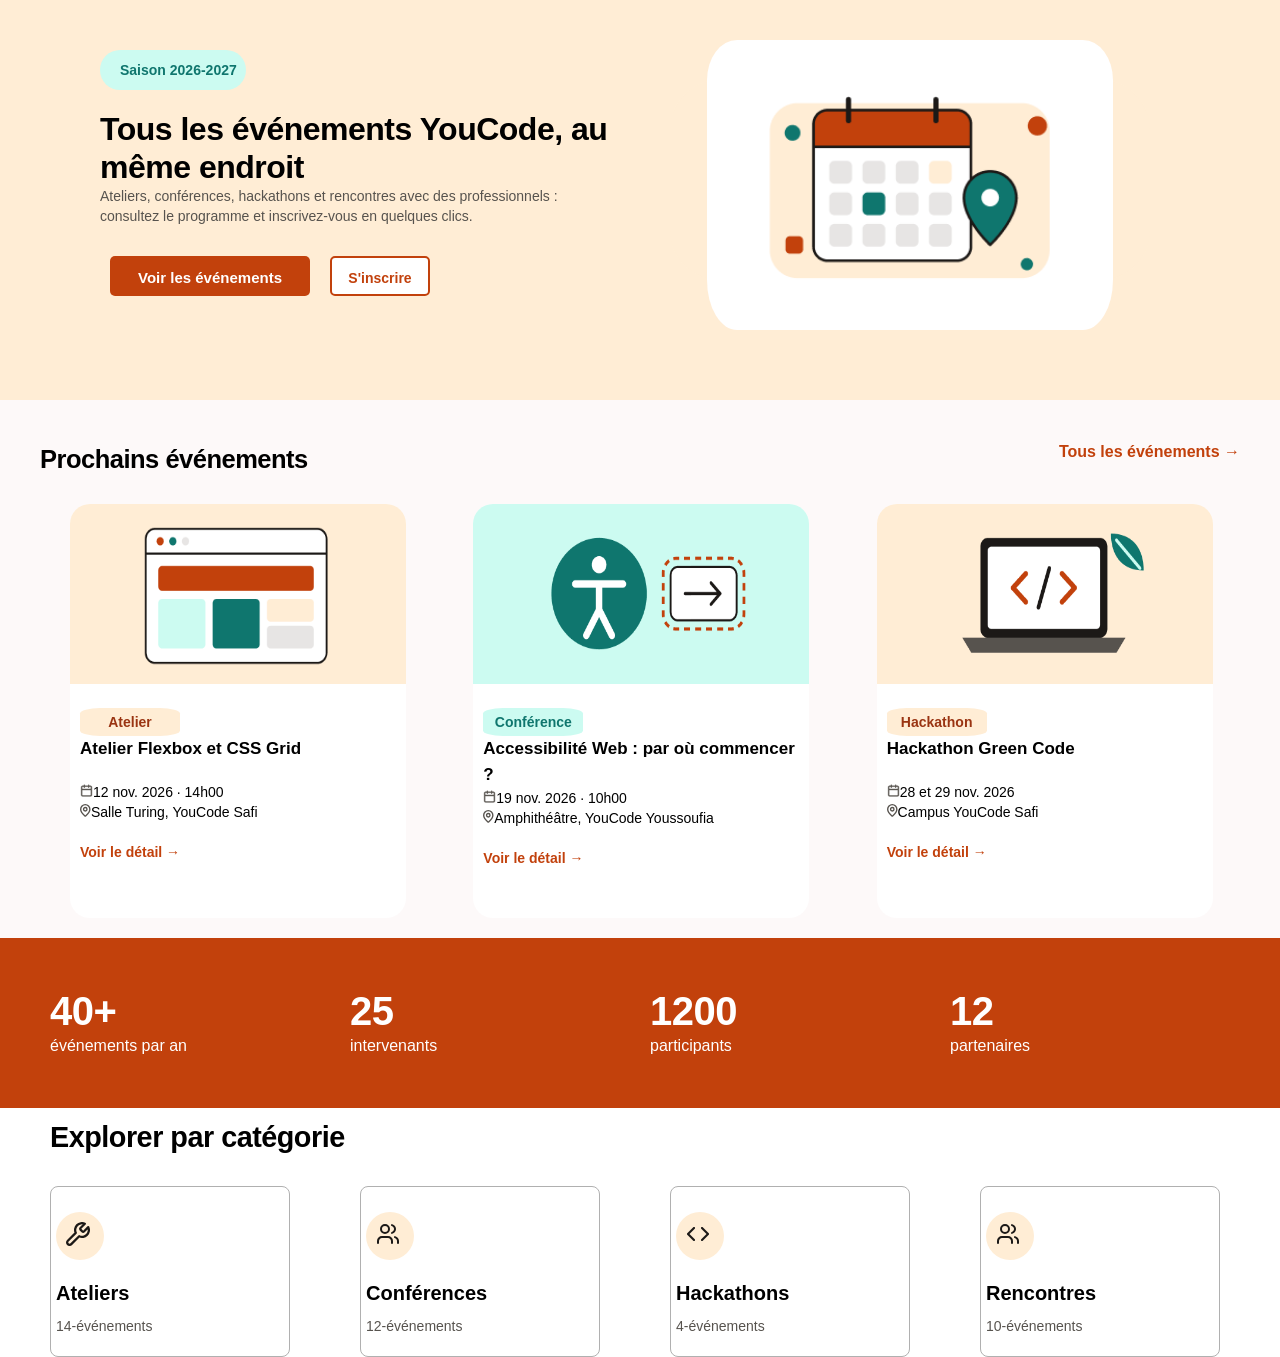
<file: index.html>
<!DOCTYPE html>
<html lang="en">

<head>
    <meta charset="UTF-8">
    <meta name="viewport" content="width=device-width, initial-scale=1.0">
    <link rel="stylesheet" href="/style/accueil1.css">
    <title>Accueil</title>
</head>

<body>

    <section class="sec1">
        <div>
           <div class="partt"> <h5 class="S67">Saison 2026-2027</h5>
            <h1 class="evenment">Tous les événements YouCode, au même endroit</h1>
            <p class="p">Ateliers, conférences, hackathons et rencontres avec des professionnels :<br /> consultez le
                programme et inscrivez-vous en quelques clics.</p></div>
            <div class="sec1-button">
                <button class="button-sec1" id="voir1">Voir les événements</button>
                <button class="button-sec1" id="inscription">S'inscrire</button>
            </div>
        </div>
        <div class="img-sec1"><img  src="/assets/Capture d’écran 2026-10-12 153353.png"></div>
    </section>
    <section class="Prochains-evenements">
        <div class="sec2-titre">

            <h2>Prochains événements</h2>
            <a href="#">Tous les événements →</a>
        </div>
        <div class="liste">
        <div class="Prochains-evenements-sec">
            <img class="img-sec3" src="/assets/Capture d’écran 2026-10-12 170658.png">
            <div class="cont">
            <span class="Atelier">Atelier</span>
            <h2 class="titre">Atelier Flexbox et CSS Grid</h2>
                <p class="logo"> <span><img src="/assets/calendar.png"></span>12 nov. 2026 · 14h00</p>
            
                <p class="logo"><span><img src="/assets/Group1.svg"></span>Salle Turing, YouCode Safi</p>
                <br>
                
                <a class="lien" href="#">Voir le détail →</a>
            </div>

        </div>
        <div class="Prochains-evenements-sec">
            <img class="img-sec3" src="/assets/Capture d’écran 2026-10-12 180844.png">
            <div class="cont">
            <span id="h5-sec2" class="Atelier">Conférence</span>
            <h2 class="titre" id="unique">Accessibilité Web : par où commencer ?</h2>
                <p class="logo"><span><img src="/assets/calendar.png"></span>19 nov. 2026 · 10h00</p>
                <p class="logo"><span><img src="/assets/Group1.svg"></span>Amphithéâtre, YouCode Youssoufia</p>
          <br>
            <a class="lien" href="#">Voir le détail →</a>
        </div>
    </div>
        <div class="Prochains-evenements-sec">
            <img class="img-sec3" src="/assets/Capture d’écran 2026-10-12 180911.png">
            <div class="cont">
                <span class="Atelier">Hackathon</span>
                <h2 class="titre">Hackathon Green Code</h2>
                <p class="logo"><span><img src="/assets/calendar.png" ></span>28 et 29 nov. 2026</p>
                <p class="logo"><span><img src="/assets/Group1.svg"></span>Campus YouCode Safi</p>
            <br>
            <a class="lien" href="#">Voir le détail →</a>
        </div></div></div>

    </section>
    <scetion class="section3">
        <div>
            <p class="num">40+</p>
            <p class="num1">événements par an</p>
        </div>
        <div>
            <p class="num">25</p>
            <p class="num1">intervenants</p>
        </div>
        <div>
            <p class="num">1200</p>
            <p class="num1">participants</p>
        </div>
        <div>
            <p class="num">12</p>
            <p class="num1">partenaires</p>
        </div>
    </scetion>
    <scetion class="num4">
      <div  class="titre4"><h1>Explorer par catégorie</h1></div>
      <div class="sec4"><div class="section4">
        <div class="sec4-img1"><img src="/assets/Group.svg" width="24" height="24"></div>
        <p class="sec4-img">Ateliers</p>
        <h6 class="pt">14-événements</h6>
      </div>
<div class="section4">
        <div ><img src="/assets/Icône.svg" width="24" height="24"></div>
        <p class="sec4-img">Conférences</p>
        <h6 class="pt">12-événements</h6>
      </div>
      <div class="section4">
        <div>
            <img src="/assets/Icône.png" width="24" height="24"></div>
        <p class="sec4-img">Hackathons</p>
        <h6 class="pt">4-événements</h6>
    </div>
      <div class="section4">
        <div><img src="/assets/Icône.svg" width="24" height="24"></div>
        <p class="sec4-img">Rencontres</p>
        <h6 class="pt">10-événements</h6>
    </div></div>
    </div>
    </scetion>
</body>

</html>
</file>
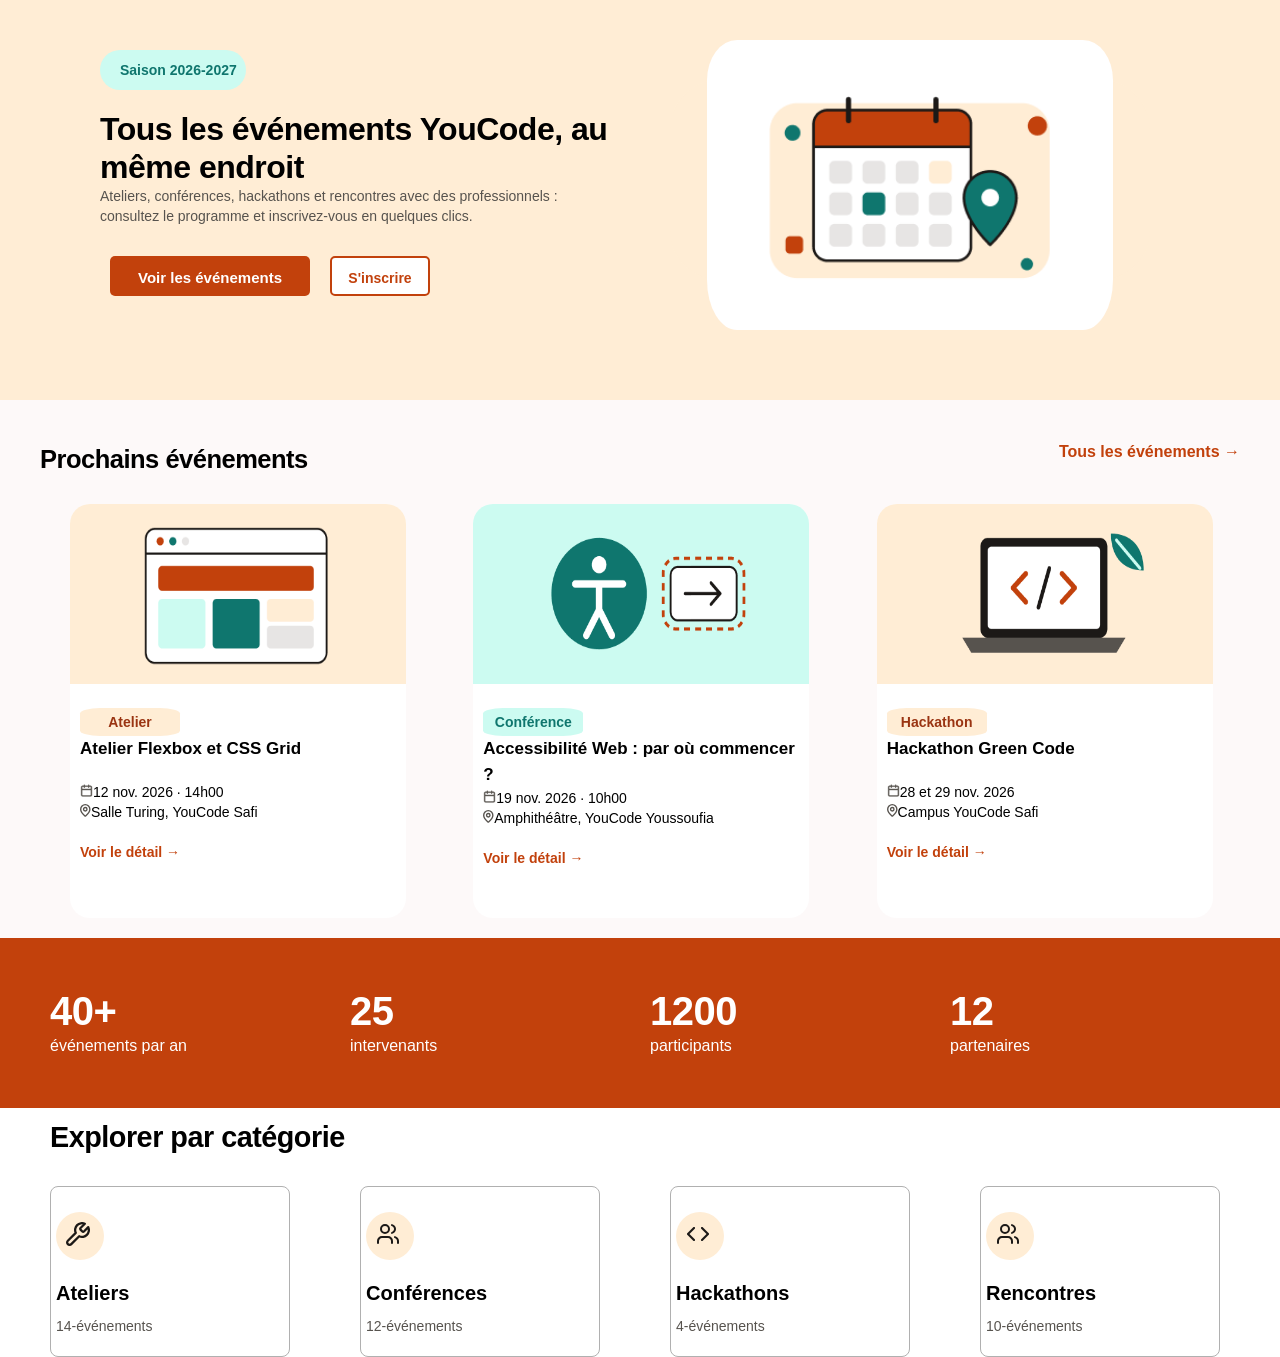
<file: Accueil.html>
<!DOCTYPE html>
<html lang="en">

<head>
    <meta charset="UTF-8">
    <meta name="viewport" content="width=device-width, initial-scale=1.0">
    <link rel="stylesheet" href="accueil1.css">
    <title>Accueil</title>
</head>

<body>

    <section class="sec1">
        <div>
           <div class="partt"> <h5 class="S67">Saison 2026-2027</h5>
            <h1 class="evenment">Tous les événements YouCode, au même endroit</h1>
            <p class="p">Ateliers, conférences, hackathons et rencontres avec des professionnels :<br /> consultez le
                programme et inscrivez-vous en quelques clics.</p></div>
            <div class="sec1-button">
                <button class="button-sec1" id="voir1">Voir les événements</button>
                <button class="button-sec1" id="inscription">S'inscrire</button>
            </div>
        </div>
        <div class="img-sec1"><img  src="Capture d’écran 2026-10-12 153353.png"></div>
    </section>
    <section class="Prochains-evenements">
        <div class="sec2-titre">

            <h2>Prochains événements</h2>
            <a href="#">Tous les événements →</a>
        </div>
        <div class="liste">
        <div class="Prochains-evenements-sec">
            <img class="img-sec3" src="Capture d’écran 2026-10-12 170658.png">
            <div class="cont">
            <span class="Atelier">Atelier</span>
            <h2 class="titre">Atelier Flexbox et CSS Grid</h2>
                <p class="logo"> <span><img src="calendar.png"></span>12 nov. 2026 · 14h00</p>
            
                <p class="logo"><span><img src="Group1.svg"></span>Salle Turing, YouCode Safi</p>
                <br>
                
                <a class="lien" href="#">Voir le détail →</a>
            </div>

        </div>
        <div class="Prochains-evenements-sec">
            <img class="img-sec3" src="Capture d’écran 2026-10-12 180844.png">
            <div class="cont">
            <span id="h5-sec2" class="Atelier">Conférence</span>
            <h2 class="titre" id="unique">Accessibilité Web : par où commencer ?</h2>
                <p class="logo"><span><img src="calendar.png"></span>19 nov. 2026 · 10h00</p>
                <p class="logo"><span><img src="Group1.svg"></span>Amphithéâtre, YouCode Youssoufia</p>
          <br>
            <a class="lien" href="#">Voir le détail →</a>
        </div>
    </div>
        <div class="Prochains-evenements-sec">
            <img class="img-sec3" src="Capture d’écran 2026-10-12 180911.png">
            <div class="cont">
                <span class="Atelier">Hackathon</span>
                <h2 class="titre">Hackathon Green Code</h2>
                <p class="logo"><span><img src="calendar.png" ></span>28 et 29 nov. 2026</p>
                <p class="logo"><span><img src="Group1.svg"></span>Campus YouCode Safi</p>
            <br>
            <a class="lien" href="#">Voir le détail →</a>
        </div></div></div>

    </section>
    <scetion class="section3">
        <div>
            <p class="num">40+</p>
            <p class="num1">événements par an</p>
        </div>
        <div>
            <p class="num">25</p>
            <p class="num1">intervenants</p>
        </div>
        <div>
            <p class="num">1200</p>
            <p class="num1">participants</p>
        </div>
        <div>
            <p class="num">12</p>
            <p class="num1">partenaires</p>
        </div>
    </scetion>
    <scetion class="num4">
      <div  class="titre4"><h1>Explorer par catégorie</h1></div>
      <div class="sec4"><div class="section4">
        <div class="sec4-img1"><img src="Group.svg" width="24" height="24"></div>
        <p class="sec4-img">Ateliers</p>
        <h6 class="pt">14-événements</h6>
      </div>
<div class="section4">
        <div ><img src="Icône.svg" width="24" height="24"></div>
        <p class="sec4-img">Conférences</p>
        <h6 class="pt">12-événements</h6>
      </div>
      <div class="section4">
        <div>
            <img src="Icône.png" width="24" height="24"></div>
        <p class="sec4-img">Hackathons</p>
        <h6 class="pt">4-événements</h6>
    </div>
      <div class="section4">
        <div><img src="Icône.svg" width="24" height="24"></div>
        <p class="sec4-img">Rencontres</p>
        <h6 class="pt">10-événements</h6>
    </div></div>
    </div>
    </scetion>
    <footer></footer>
</body>

</html>
</file>
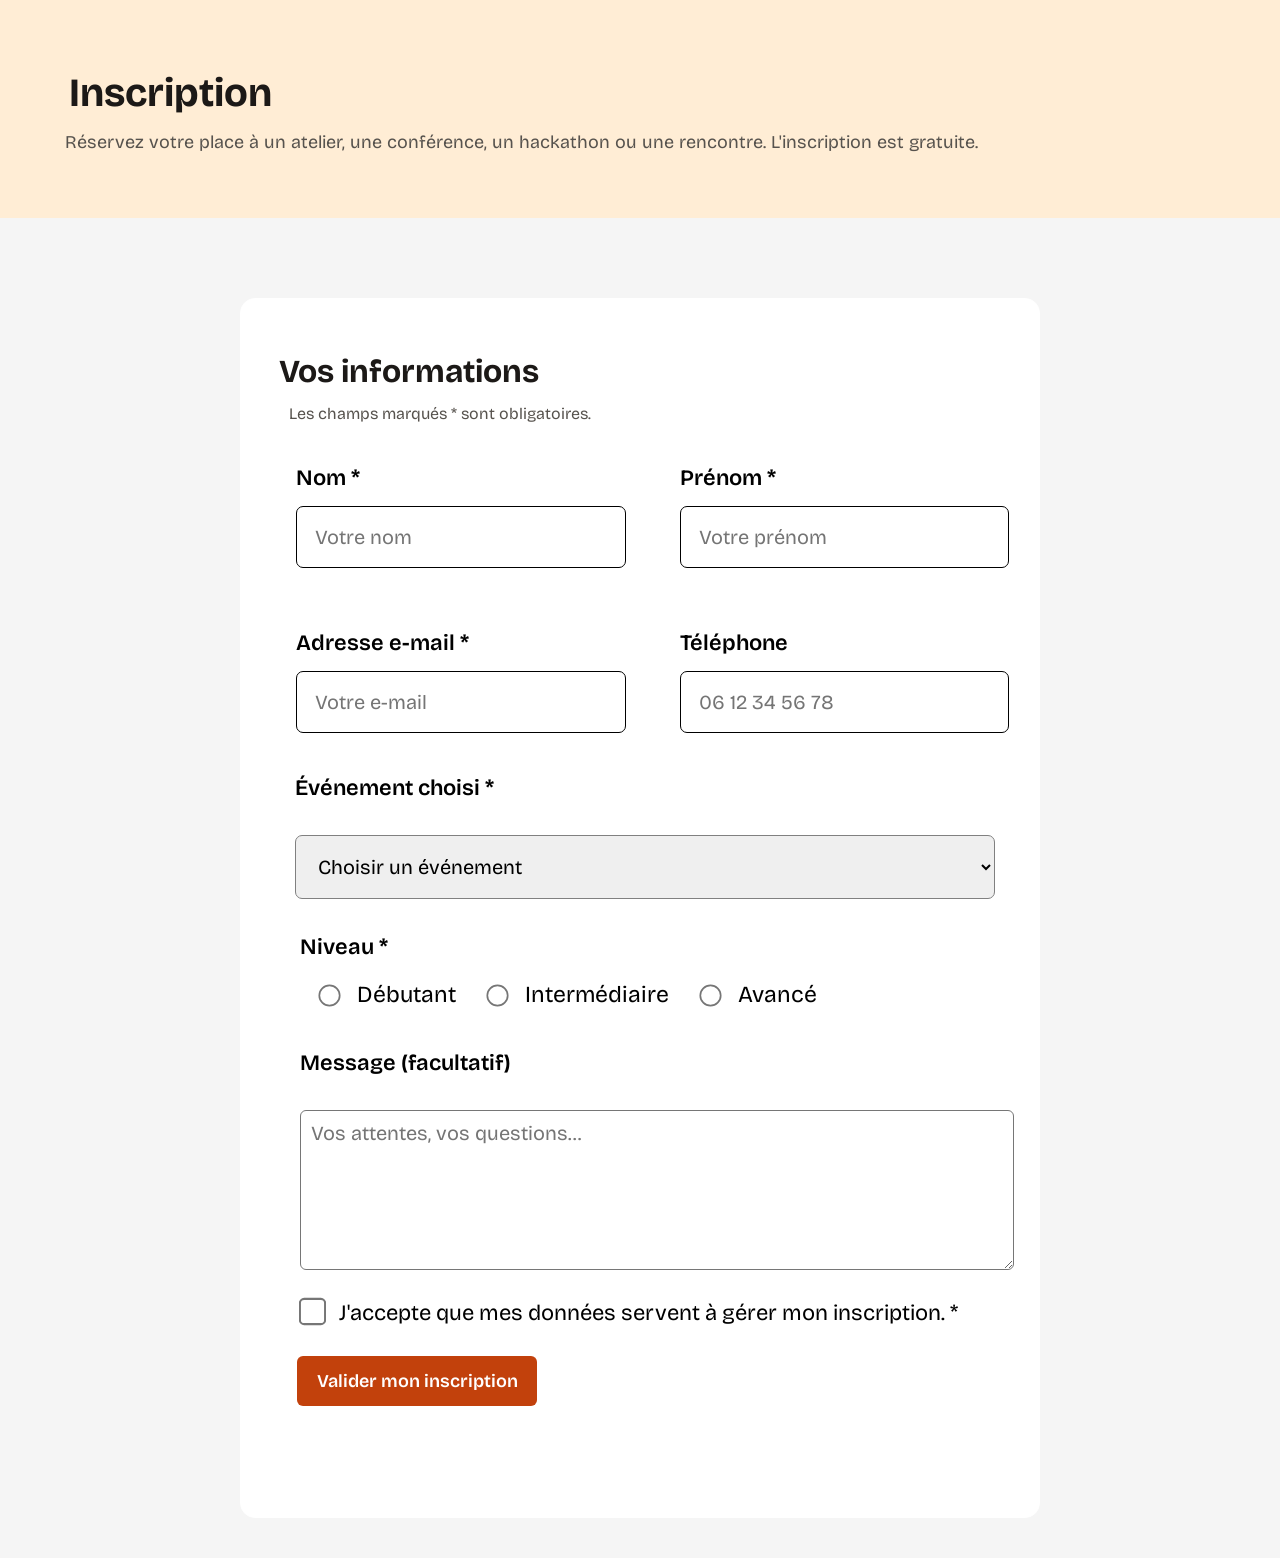
<file: insc.html>
<!DOCTYPE html>
<html lang="fr">
<head>
    <meta charset="UTF-8">
    <meta name="viewport" content="width=device-width, initial-scale=1.0">
    <title>YouCode Events - Inscription</title>
    <link rel="stylesheet" href="/style/insc.css">
    <link rel="preconnect" href="https://fonts.googleapis.com">
    <link rel="preconnect" href="https://fonts.gstatic.com" crossorigin>
    <link href="https://fonts.googleapis.com/css2?family=Bricolage+Grotesque:opsz,wght@12..96,200..800&family=Inter:ital,opsz,wght@0,14..32,100..900;1,14..32,100..900&display=swap" rel="stylesheet">
    
<body>
<main>
     <section class="ins-hero">
            <h1>Inscription</h1>
            <p>Réservez votre place à un atelier, une conférence, un hackathon ou une rencontre. L'inscription est gratuite.</p>
     </section>
   
   <form class="All">
       <div class="ins-Mapage">
            <h2>Vos informations</h2>
            <p>Les champs marqués * sont obligatoires.</p>
       </div>

     
        <div class="ins-info">
            <div class="ins-identifiants">
              <label>
                Nom *
                <input type="text"
                placeholder="Votre nom"  
                class="Input-suc" 
                 minlength="3"
                 maxlength="20"
                 required>
                 <span class="err">Erreur</span>
                 <span class="val">Champ valide</span>
                 </label>
              <!-- le min et maxlength son des proprietes donnes pour valider les info enter par lutilisateur -->
               <label>
                Prénom *
                <input type="text" 
                 placeholder="Votre prénom" 
                 class="Input-suc"   
                 minlength="3"
                 maxlength="20"
                 required>
                 <span class="err">Erreur</span>
                 <span class="val">Champ valide.</span>
                </label>
            </div>
       
          <div class="ins-identifiants">
               <label>
                Adresse e-mail *
               <input type="email" placeholder="Votre e-mail"  class="Input-suc"  required>
               <span class="err">Erreur : saisissez une adresse valide, par exemple nom@domaine.ma.</span>
               <span class="val">Champ valide.</span>
               </label>
               <label>
                Téléphone
               <input type="tel" 
               placeholder="06 12 34 56 78" 
               pattern="0[5-7][0-9]{8}"
               class="Input-suc" >
               <span class="err">Erreur : Entrez 10 chiffres, sans espaces.</span>
               <span class="val">Champ valide.</span>
               </label>
           </div>
        
        <div class="ins-Events">
            <label for="ev"> Événement choisi * </label>
            <select name="eve-select"  id="ev" class="Input-suc" required>
            <option value="">Choisir un événement</option>
            <option value="Hackathon">Hackathon Green Code</option>
            <option value="Atelier">Atelier Flexbox et CSS Grid</option>
            <option value="Atelier">Atelier Git Flow en pratique </option>
            <option value="Conférence">Accessibilité Web : par où commencer ?</option>
            <option value="Conférence">Du design au code : travailler avec Figma</option>
            <option value="Rencontre">Rencontre avec des développeurs front-end</option>
            </select>
            
        </div>
     </div>
     
      <div class="ins-Events" >
          <label for="rad"  id="nn">Niveau *   </label> 
          <div class="niv">
          <div><input type="radio" id="rad" name="niveau" required>  Débutant</div>
          <div><input type="radio" id="rad" name="niveau">  Intermédiaire</div>
          <div><input type="radio" id="rad" name="niveau">  Avancé</div>
     
      </div>
      </div>

           
       <div class="ins-Events" >
         <label id="nn">Message (facultatif) </label>
         <textarea placeholder="Vos attentes, vos questions…"></textarea>
       </div>
         
        <div class="ins-check">
            <input type="checkbox" required>
            <p> J'accepte que mes données servent à gérer mon inscription. *</p>
        </div>

        <div class="btn-v-ins">
         <input type="submit" value="Valider mon inscription"></input>
        </div>
 
     </form>
</main>






</body>
</html>
</file>
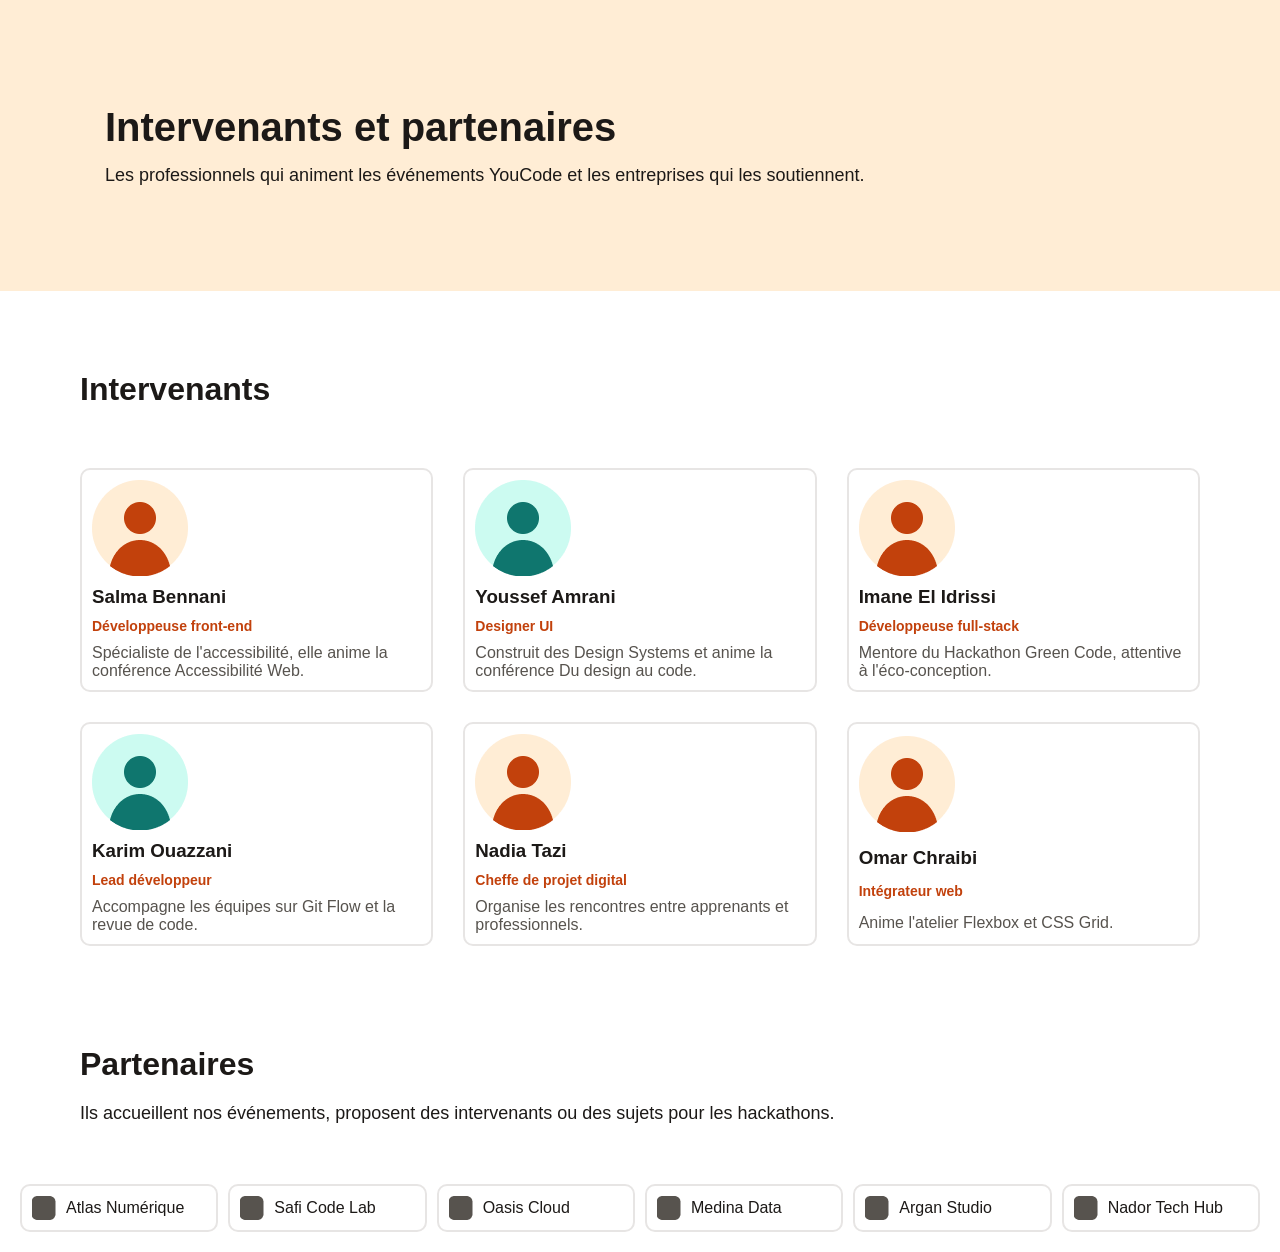
<file: Intervenants.HTML>
<!DOCTYPE html>
<html lang="en">

<head>
    <meta charset="UTF-8">
    <meta name="viewport" content="width=device-width, initial-scale=1.0">
    <link rel="stylesheet" href="/style/Intervenants.css">
    <title>Document</title>
</head>

<body>
    <section class="titre-page">
        <div class="inside-titre">
            <h1><strong>Intervenants et partenaires</strong></h1>
            <p>Les professionnels qui animent les événements YouCode et les entreprises qui les soutiennent.</p>
        </div>
    </section>
    <main>
        <section class="Intervenants">
            <div class="conteneur">
                <h2><strong>Intervenants</strong></h2>
                <article class="list-carte">
                    <div class="Inter-carte">
                        <img src="../assets/Avatar-orange.png" alt="Avatar orange">
                        <h3>Salma Bennani</h3>
                        <p class="brown-inter"> Développeuse front-end</p>
                        <p class="carte-text"> Spécialiste de l'accessibilité, elle anime la conférence Accessibilité Web. </p>
                    </div>
                    <div class="Inter-carte">
                        <img src="/assets/Avatar-green.png" alt="Avatar orange">
                        <h3>Youssef Amrani</h3>
                        <p class="brown-inter"> Designer UI</p>
                        <p class="carte-text"> Construit des Design Systems et anime la conférence Du design au code. </p>
                    </div>
                    <div class="Inter-carte">
                        <img src="/assets/Avatar-orange.png" alt="Avatar orange">
                        <h3>Imane El Idrissi</h3>
                        <p class="brown-inter"> Développeuse full-stack</p>
                        <p class="carte-text"> Mentore du Hackathon Green Code, attentive à l'éco-conception. </p>
                    </div>
                    <div class="Inter-carte">
                        <img src="/assets/Avatar-green.png" alt="Avatar orange">
                        <h3>Karim Ouazzani</h3>
                        <p class="brown-inter"> Lead développeur</p>
                        <p class="carte-text"> Accompagne les équipes sur Git Flow et la revue de code. </p>
                    </div>
                    <div class="Inter-carte">
                        <img src="/assets/Avatar-orange.png" alt="Avatar orange">
                        <h3>Nadia Tazi</h3>
                        <p class="brown-inter"> Cheffe de projet digital</p>
                        <p class="carte-text"> Organise les rencontres entre apprenants et professionnels. </p>
                    </div>
                    <div class="Inter-carte">
                        <img src="/assets/Avatar-orange.png" alt="Avatar orange">
                        <h3>Omar Chraibi</h3>
                        <p class="brown-inter"> Intégrateur web</p>
                        <p class="carte-text"> Anime l'atelier Flexbox et CSS Grid. </p>
                    </div>
                </article>
            </div>
        </section>
        <section class="Partenaires">
            <div class="conteneur">
                <div class="entet-partenaires">
                    <h2>Partenaires</h2>
                    <p>Ils accueillent nos événements, proposent des intervenants ou des sujets pour les hackathons.</p>
                </div>
                <article class="list-logos">
                    <div class="partenaires-logos">
                        <img src="/assets/Symbole.png" alt="Atlas logo">
                        <p>Atlas Numérique</p>
                    </div>
                    <div class="partenaires-logos">
                        <img src="/assets/Symbole.png" alt="SCL logo">
                        <p>Safi Code Lab</p>
                    </div>
                    <div class="partenaires-logos">
                        <img src="/assets/Symbole.png" alt="Oasis logo">
                        <p>Oasis Cloud</p>
                    </div>
                    <div class="partenaires-logos">
                        <img src="/assets/Symbole.png" alt="Medina logo">
                        <p>Medina Data</p>
                    </div>
                    <div class="partenaires-logos">
                        <img src="/assets/Symbole.png" alt="Argan logo">
                        <p>Argan Studio</p>
                    </div>
                    <div class="partenaires-logos">
                        <img src="/assets/Symbole.png" alt="NTH logo">
                        <p>Nador Tech Hub</p>
                    </div>
                </article>
            </div>
        </section>
    </main>
</body>

</html>
</file>
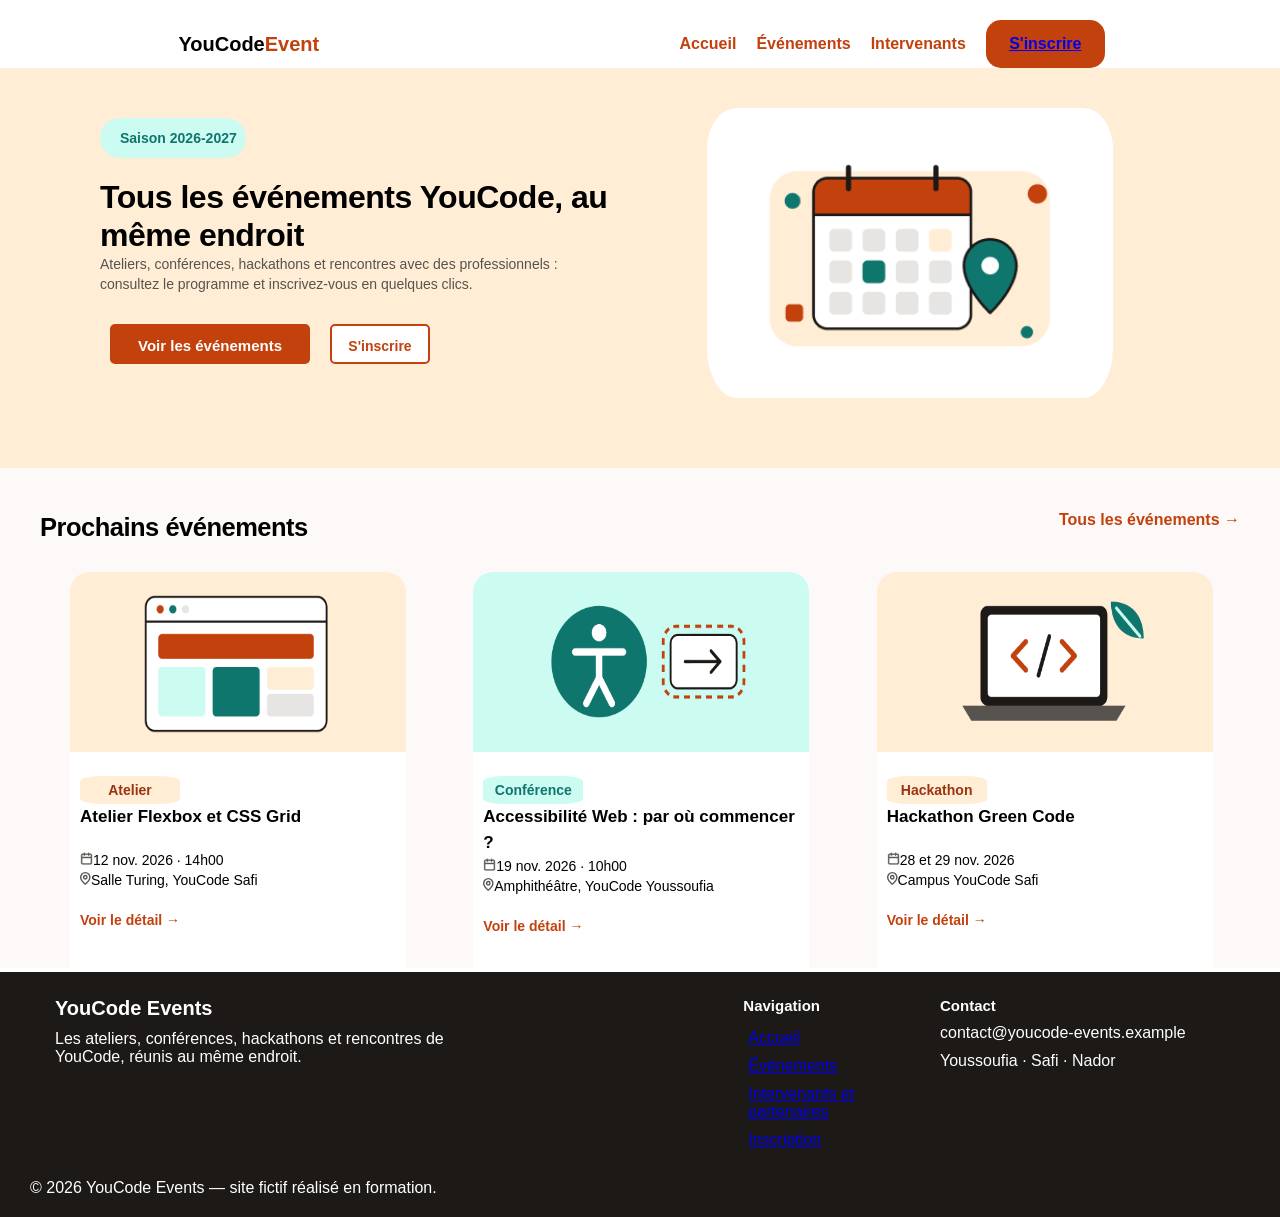
<file: components/main-page.html>
<!DOCTYPE html>
<html lang="en">

<head>
    <meta charset="UTF-8">
    <meta name="viewport" content="width=device-width, initial-scale=1.0">
    <title>main-frame</title>
    <link rel="stylesheet" href="/style/main-page.css" >
    
</head>

<body>
    <header>
        <nav>
            <div class="titre">
                <h1>YouCode<span>Event</span></h1>
            <div class="part2"><svg id="logo" class="menu-btn" xmlns="http://www.w3.org/2000/svg"  viewBox="0 0 48 48" width="48px" height="48px">
                <path d="M 24 4 C 12.954 4 4 12.954 4 24 C 4 35.046 12.954 44 24 44 C 35.046 44 44 35.046 44 24 C 44 12.954 35.046 4 24 4 z M 24 7 C 33.374 7 41 14.626 41 24 C 41 33.374 33.374 41 24 41 C 14.626 41 7 33.374 7 24 C 7 14.626 14.626 7 24 7 z M 15.5 17 A 1.50015 1.50015 0 1 0 15.5 20 L 32.5 20 A 1.50015 1.50015 0 1 0 32.5 17 L 15.5 17 z M 15.523438 23 A 1.50015 1.50015 0 1 0 15.523438 26 L 32.5 26 A 1.50015 1.50015 0 1 0 32.5 23 L 15.523438 23 z M 15.5 29 A 1.50015 1.50015 0 1 0 15.5 32 L 32.476562 32 A 1.50015 1.50015 0 1 0 32.476562 29 L 15.5 29 z"/>
            </svg></div></div>
        <div>
        <ul class="liste-2">
            <li><a href="/index.html" target="frame-main">Accueil</a></li>
            <li><a href="/events.html" target="frame-main">Événements</a></li>
            <li><a href="/Intervenants.HTML" target="frame-main">Intervenants</a></li>
            <li><button ><a href="/insc.html" target="frame-main">S'inscrire</a></button></li>
        </ul>
    </div>
        </nav>

    </header>
    <div class="onglet hidden">
        <ul class="onglet-phone">
            <li><a href="/index.html"target="frame-main">Accueil</a></li>
            <li><a href="/events.html"target="frame-main">Événements</a></li>
            <li><a href="/Intervenants.HTML" target="frame-main">Intervenants</a></li>
            <li><button ><a href="/insc.html" target="frame-main">S'inscrire</a></button></li>
        </ul>
        </ul>
    </div>
    
    
        <iframe name="frame-main" src="/index.html" width="100%" ></iframe>
    
 
    
    <footer >

        <section class="footer-container"  >
        <div class="footr-logo">
            <h1>YouCode Events</h1>
            <p>Les ateliers, conférences, hackathons et rencontres de YouCode, réunis au même endroit.</p>
        </div> 
        <div class="footr-navig" >
            <h1>Navigation</h1>
            <div  >
                <a href="/index.html"target="frame-main">Accueil</a>
                <a href="/events.html" target="frame-main">Événements</a>
                <a href="/Intervenants.HTML" target="frame-main">Intervenants et partenaires</a>
                <a href="/insc.html" target="frame-main">Inscription</a>
            </div>
        </div> 
        <div class="footr-contact" >
            <h1>Contact</h1>
            <div>contact@youcode-events.example</div>
            <div>Youssoufia · Safi · Nador</div>
        </div> 
    </section>
        <div class="footer-coprit" >
            <p>© 2026 YouCode Events — site fictif réalisé en formation.</p>
        </div>
    </footer>
    


    <script>
        const onglet = document.querySelector('.onglet')
        
function showMenu() {
    onglet.classList.toggle('hidden')

}
logo.addEventListener('click', showMenu)

    </script>
</body>

</html>
</file>
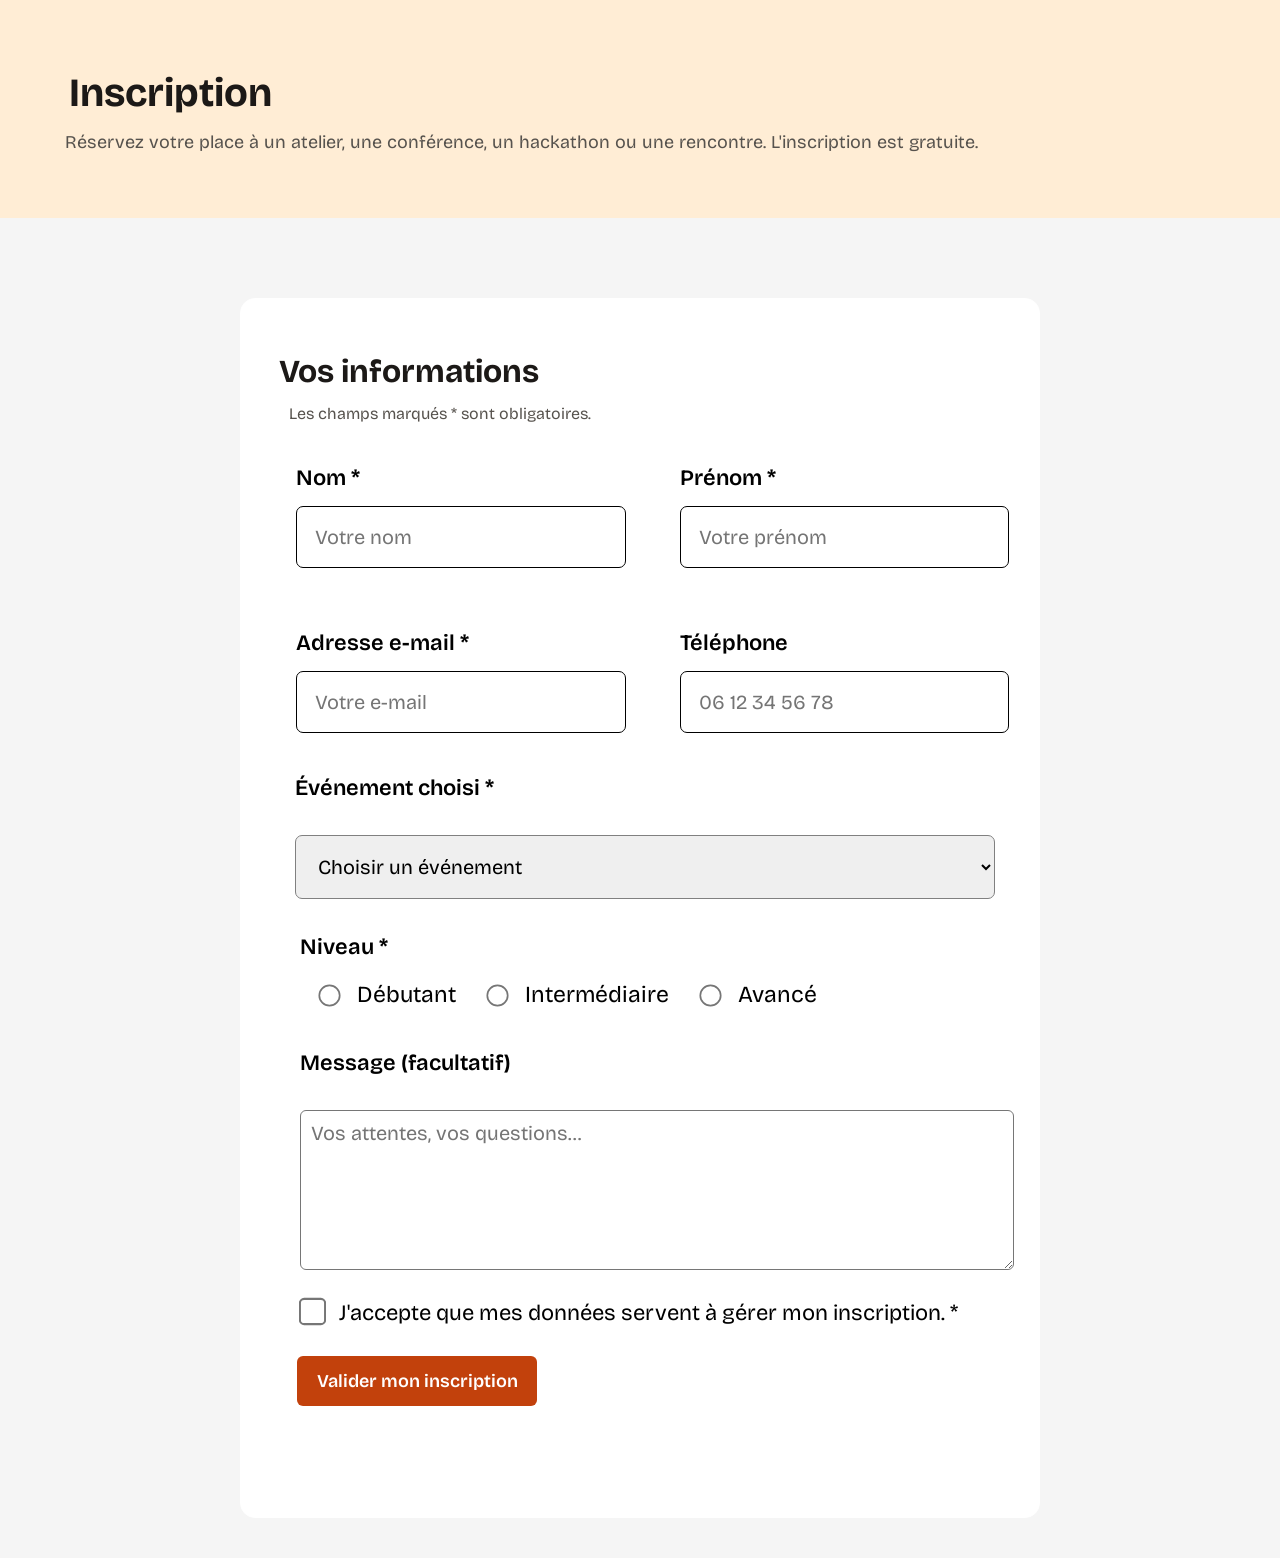
<file: Inscription/insc.html>
<!DOCTYPE html>
<html lang="fr">
<head>
    <meta charset="UTF-8">
    <meta name="viewport" content="width=device-width, initial-scale=1.0">
    <title>YouCode Events - Inscription</title>
    <link rel="stylesheet" href="insc.css">
    <link rel="preconnect" href="https://fonts.googleapis.com">
    <link rel="preconnect" href="https://fonts.gstatic.com" crossorigin>
    <link href="https://fonts.googleapis.com/css2?family=Bricolage+Grotesque:opsz,wght@12..96,200..800&family=Inter:ital,opsz,wght@0,14..32,100..900;1,14..32,100..900&display=swap" rel="stylesheet">
    
<body>
<main>
     <section class="ins-hero">
            <h1>Inscription</h1>
            <p>Réservez votre place à un atelier, une conférence, un hackathon ou une rencontre. L'inscription est gratuite.</p>
     </section>
   
   <form class="All">
       <div class="ins-Mapage">
            <h2>Vos informations</h2>
            <p>Les champs marqués * sont obligatoires.</p>
       </div>

     
        <div class="ins-info">
            <div class="ins-identifiants">
              <label>
                Nom *
                <input type="text"
                placeholder="Votre nom"  
                class="Input-suc" 
                 minlength="3"
                 maxlength="20"
                 required>
                 <span class="err">Erreur</span>
                 <span class="val">Champ valide</span>
                 </label>
              <!-- le min et maxlength son des proprietes donnes pour valider les info enter par lutilisateur -->
               <label>
                Prénom *
                <input type="text" 
                 placeholder="Votre prénom" 
                 class="Input-suc"   
                 minlength="3"
                 maxlength="20"
                 required>
                 <span class="err">Erreur</span>
                 <span class="val">Champ valide.</span>
                </label>
            </div>
       
          <div class="ins-identifiants">
               <label>
                Adresse e-mail *
               <input type="email" placeholder="Votre e-mail"  class="Input-suc"  required>
               <span class="err">Erreur : saisissez une adresse valide, par exemple nom@domaine.ma.</span>
               <span class="val">Champ valide.</span>
               </label>
               <label>
                Téléphone
               <input type="tel" 
               placeholder="06 12 34 56 78" 
               pattern="0[5-7][0-9]{8}"
               class="Input-suc" >
               <span class="err">Erreur : Entrez 10 chiffres, sans espaces.</span>
               <span class="val">Champ valide.</span>
               </label>
           </div>
        
        <div class="ins-Events">
            <label for="ev"> Événement choisi * </label>
            <select name="eve-select"  id="ev" class="Input-suc" required>
            <option value="">Choisir un événement</option>
            <option value="Hackathon">Hackathon Green Code</option>
            <option value="Atelier">Atelier Flexbox et CSS Grid</option>
            <option value="Atelier">Atelier Git Flow en pratique </option>
            <option value="Conférence">Accessibilité Web : par où commencer ?</option>
            <option value="Conférence">Du design au code : travailler avec Figma</option>
            <option value="Rencontre">Rencontre avec des développeurs front-end</option>
            </select>
            
        </div>
     </div>
     
      <div class="ins-Events" >
          <label for="rad"  id="nn">Niveau *   </label> 
          <div class="niv">
          <div><input type="radio" id="rad" name="niveau" required>  Débutant</div>
          <div><input type="radio" id="rad" name="niveau">  Intermédiaire</div>
          <div><input type="radio" id="rad" name="niveau">  Avancé</div>
     
      </div>
      </div>

           
       <div class="ins-Events" >
         <label id="nn">Message (facultatif) </label>
         <textarea placeholder="Vos attentes, vos questions…"></textarea>
       </div>
         
        <div class="ins-check">
            <input type="checkbox" required>
            <p> J'accepte que mes données servent à gérer mon inscription. *</p>
        </div>

        <div class="btn-v-ins">
         <input type="submit" value="Valider mon inscription"></input>
        </div>
 
     </form>
</main>






</body>
</html>
</file>
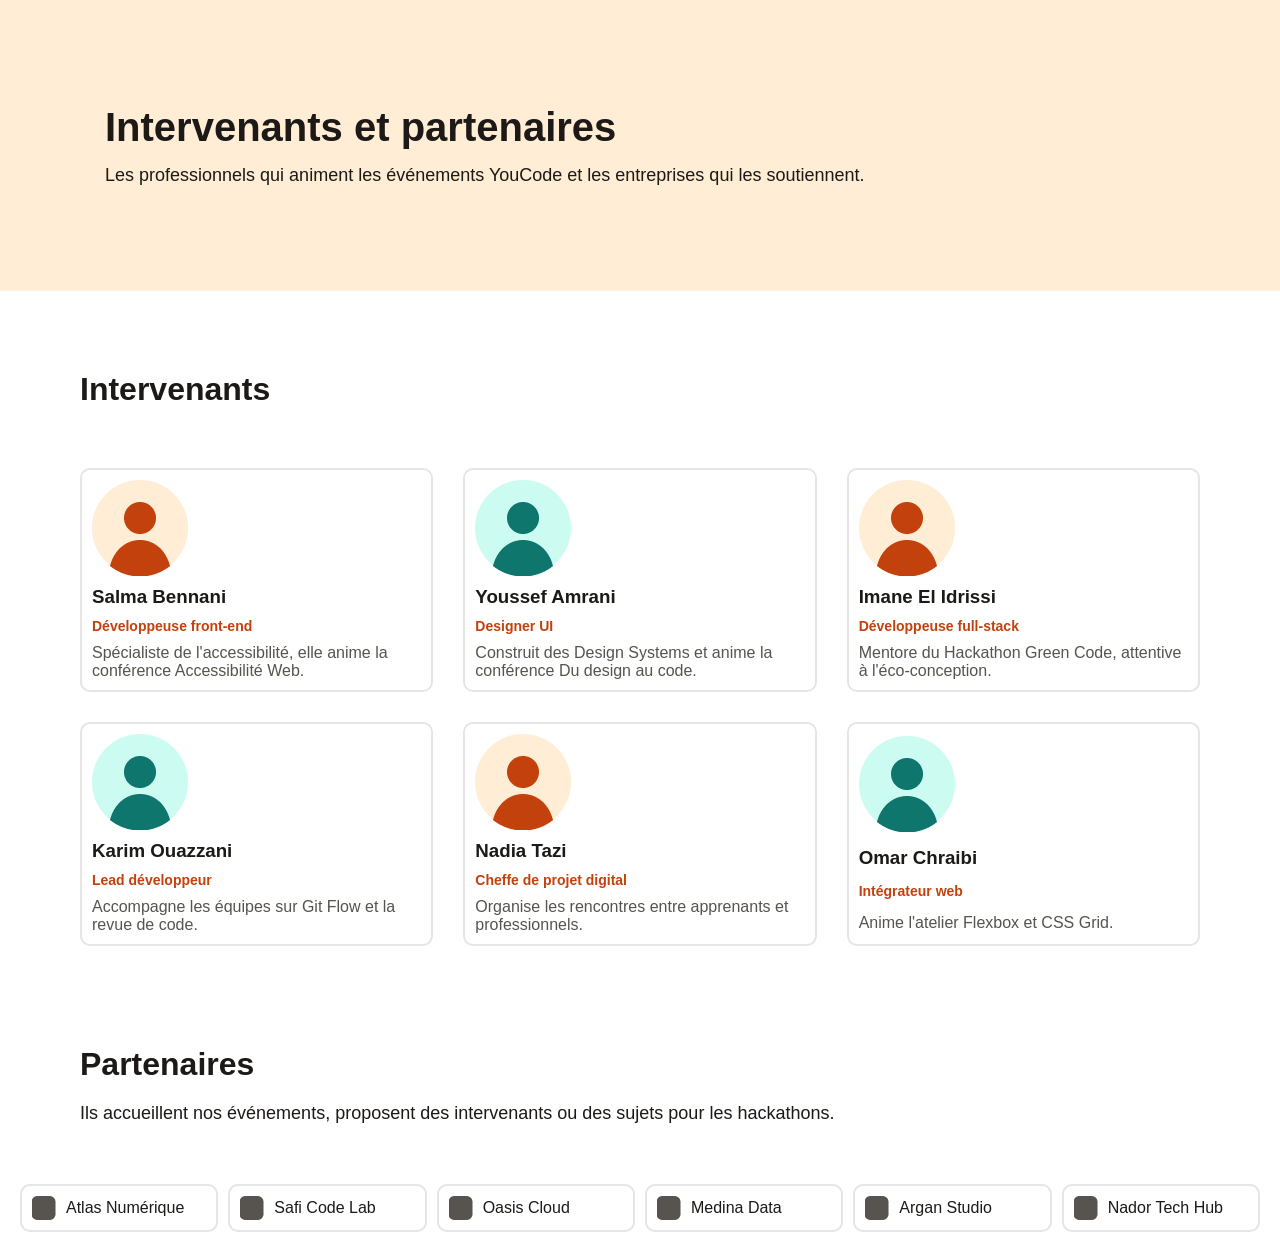
<file: Intervenants/Intervenants.HTML>
<!DOCTYPE html>
<html lang="en">

<head>
    <meta charset="UTF-8">
    <meta name="viewport" content="width=device-width, initial-scale=1.0">
    <link rel="stylesheet" href="Intervenants.css">
    <title>Document</title>
</head>

<body>
    <section class="titre-page">
        <div class="inside-titre">
            <h1><strong>Intervenants et partenaires</strong></h1>
            <p>Les professionnels qui animent les événements YouCode et les entreprises qui les soutiennent.</p>
        </div>
    </section>
    <main>
        <section class="Intervenants">
            <div class="conteneur">
                <h2><strong>Intervenants</strong></h2>
                <article class="list-carte">
                    <div class="Inter-carte">
                        <img src="Avatar-orange.png" alt="Avatar orange">
                        <h3>Salma Bennani</h3>
                        <p class="brown-inter"> Développeuse front-end</p>
                        <p class="carte-text"> Spécialiste de l'accessibilité, elle anime la conférence Accessibilité Web. </p>
                    </div>
                    <div class="Inter-carte">
                        <img src="Avatar-green.png" alt="Avatar orange">
                        <h3>Youssef Amrani</h3>
                        <p class="brown-inter"> Designer UI</p>
                        <p class="carte-text"> Construit des Design Systems et anime la conférence Du design au code. </p>
                    </div>
                    <div class="Inter-carte">
                        <img src="Avatar-orange.png" alt="Avatar orange">
                        <h3>Imane El Idrissi</h3>
                        <p class="brown-inter"> Développeuse full-stack</p>
                        <p class="carte-text"> Mentore du Hackathon Green Code, attentive à l'éco-conception. </p>
                    </div>
                    <div class="Inter-carte">
                        <img src="Avatar-green.png" alt="Avatar orange">
                        <h3>Karim Ouazzani</h3>
                        <p class="brown-inter"> Lead développeur</p>
                        <p class="carte-text"> Accompagne les équipes sur Git Flow et la revue de code. </p>
                    </div>
                    <div class="Inter-carte">
                        <img src="Avatar-orange.png" alt="Avatar orange">
                        <h3>Nadia Tazi</h3>
                        <p class="brown-inter"> Cheffe de projet digital</p>
                        <p class="carte-text"> Organise les rencontres entre apprenants et professionnels. </p>
                    </div>
                    <div class="Inter-carte">
                        <img src="Avatar-green.png" alt="Avatar orange">
                        <h3>Omar Chraibi</h3>
                        <p class="brown-inter"> Intégrateur web</p>
                        <p class="carte-text"> Anime l'atelier Flexbox et CSS Grid. </p>
                    </div>
                </article>
            </div>
        </section>
        <section class="Partenaires">
            <div class="conteneur">
                <div class="entet-partenaires">
                    <h2>Partenaires</h2>
                    <p>Ils accueillent nos événements, proposent des intervenants ou des sujets pour les hackathons.</p>
                </div>
                <article class="list-logos">
                    <div class="partenaires-logos">
                        <img src="Symbole.png" alt="Atlas logo">
                        <p>Atlas Numérique</p>
                    </div>
                    <div class="partenaires-logos">
                        <img src="Symbole.png" alt="SCL logo">
                        <p>Safi Code Lab</p>
                    </div>
                    <div class="partenaires-logos">
                        <img src="Symbole.png" alt="Oasis logo">
                        <p>Oasis Cloud</p>
                    </div>
                    <div class="partenaires-logos">
                        <img src="Symbole.png" alt="Medina logo">
                        <p>Medina Data</p>
                    </div>
                    <div class="partenaires-logos">
                        <img src="Symbole.png" alt="Argan logo">
                        <p>Argan Studio</p>
                    </div>
                    <div class="partenaires-logos">
                        <img src="Symbole.png" alt="NTH logo">
                        <p>Nador Tech Hub</p>
                    </div>
                </article>
            </div>
        </section>
    </main>
</body>

</html>
</file>
<file: style/accueil1.css>
*{
   margin: 0;
   padding: 0;
   box-sizing: border-box;
}
.sec1{
    width: 100%;
height: 100%;
display: flex;
flex-direction:column ;
background-color: #FFEDD5;
padding: 20% 10% 10% 10%;
}

.S67{
    font-family: DM Sans,sans-serif;
font-weight: 600;
font-style: SemiBold;
font-size: 14px;
line-height: 20px;
letter-spacing: 0px;
margin-bottom: 20px;
width: 50%;
background-color: #CCFBF1;
padding-left: 7px;
color: #0F766E;
border-radius: 20px;
}
.evenment{
    font-family: Bricolage Grotesque,sans-serif;
font-weight: 700;
font-style: Bold;
font-size: 32px;
line-height: 38px;
letter-spacing: -0.5px;
height: 100%;
width: 100%;
}



.p{
    font-family: DM Sans,sans-serif;
font-weight: 400;
font-style: Regular;
font-size: 18px;
line-height: 28px;
letter-spacing: 0px;
color: #57534E;
padding-top: 10%;
}
.sec1-button > button{
    display: flex;
    flex-direction: column;
    gap: 20px;
    border: none;
    margin: 10px;
    width: 95%;
    height:40px;
    align-items: center;
    padding-top: 10px;
}
#voir1{
    color:#FFFFFF ;
    background-color: #C2410C;
    font-family: DM Sans,sans-serif;
font-weight: 600;
font-style: SemiBold;
font-size: 15px;
line-height: 24px;
letter-spacing: 0px;
}
#inscription{
    background-color: #FFFFFF;
    color: #C2410C;
    border:solid 2px;
    border-color: #C2410C;
    font-family: DM Sans,sans-serif;
font-weight: 600;
font-style: SemiBold;
font-size: 14px;
line-height: 20px;
letter-spacing: 0px;

}
#voir1:hover{
   background-color: #d28263;
}
#inscription:hover{
    background-color: hsl(0, 58%, 88%);
}
.img-sec1>img{
    display: flex;
    width: 90%;
    height: 50%;
    padding-left: 20px;
    padding-right: 20px;
    padding-top: 10px;
    border-radius: 15%;
    
}
.Prochains-evenements{
   
    background-color: #fdf9f9;
    padding-bottom: 30px;

}
.sec2-titre{
    display: flex;
    flex-wrap: wrap;
    gap: 20px;
    padding: 20px;
    font-family: Bricolage Grotesque,sans-serif;
font-weight: 700;
font-style: Bold;
font-size: 17px;
line-height: 38px;
letter-spacing: -0.5px;
}
.part1{
    display: flex;
    flex-direction: column;
    border-radius: 20px;
    margin: 20px;
    width:90% ;
    height:100%  ;
    background-color: #FFFFFF;
    
}
.p{
    display: inline;
    font-family: DM Sans,sans-serif;
font-weight: 400;
font-style: Regular;
font-size: 14px;
line-height: 20px;
letter-spacing: 0px;
}
 object{
    border-radius: 20px;

}
.lien{
    text-decoration: none;
    font-family: DM Sans, sans-serif;
font-weight: 600;
font-style: SemiBold;
font-size: 14px;
line-height: 20px;
letter-spacing: 0px;
color: #C2410C;
}.sec2-titre>a{
    text-decoration: none;
    color: #C2410C;
    font-family: DM Sans,sans-serif;
font-weight: 600;
font-style: SemiBold;
font-size: 16px;
line-height: 24px;
letter-spacing: 0px;
padding-bottom: 20px;
}
.img-sec3{
    border-top-left-radius: 20px;
    border-top-right-radius: 20px;
}
.Atelier{
    display: flex;
    justify-content: center;
    background-color: #FFEDD5;
    padding: 10px 5px;
    align-items: center;
    height: 28px;
    width: 100px;
    border-radius: 20%;
    font-family: DM Sans,sans-serif;

font-weight: 600;
font-style: SemiBold;
font-size: 14px;
line-height: 20px;
letter-spacing: 0px;
color: #9A3412;
}
.titre{
    font-family: Bricolage Grotesque,sans-serif;
font-weight: 600;
font-style: SemiBold;
font-size: 17px;
line-height: 26px;
letter-spacing: 0px;
padding-bottom: 20px;

}
.element{
    align-items: start;
    padding-bottom: 50px;
    padding-left: 20px;
}
.cont{
    font-family: DM Sans,sans-serif;
font-weight: 400;
font-style: Regular;
font-size: 14px;
line-height: 20px;
letter-spacing: 0px;
margin-top: 20px;
margin-left: 10px;

}
#h5-sec2{
    background-color: #CCFBF1;
    color: #0F766E;
}
.section3{
    display: grid;
    grid-template-columns: repeat(2, 1fr);
    background-color: #C2410C;
    color: #ffffff;
    gap: 20px;
    padding-top: 50px;
    padding-bottom: 50px;
}
.num{
    font-family: Bricolage Grotesque,sans-serif;
font-weight: 700;
font-style: Bold;
font-size: 40px;
line-height: 46px;
letter-spacing: -0.5px;
}
.num1{
    font-family: DM Sans,sans-serif;
font-weight: 400;
font-style: Regular;
font-size: 16px;
line-height: 24px;
letter-spacing: 0px;
}
.sec4{
   display: grid;
   grid-template-columns: repeat(auto-fit, minmax(200px, 1fr));
    gap: 60px;
    margin-left: 50px;
    margin-right: 50px;
    height:50% ;
}
.section4 div {
    background-color: #FFEDD5;
    border-radius: 50%;
    width: 48px;
    height: 48px;
    align-items: center;
    
}
.section4{
    border:1px hsl(0, 0%, 69%) groove ;
    border-radius: 8px;
    padding: 5px;
    background-color: hsl(0, 0%, 100%);
}
.section4 div img{
    margin: 10px 0px 0px 10px;
}
.titre4{
font-family: Bricolage Grotesque,sans-serif;
font-weight: 700;
font-style: Bold;
font-size: 90%;
line-height: 38px;
letter-spacing: -0.5px;
padding: 10px;
}
.num4{
  background: #f30707;
}
.sec4 div{
    margin-top: 20px;
    margin-right: 10px;
     padding-bottom: 20px;
    gap: 20px;
}
.sec4-img {
    font-family: Bricolage Grotesque,sans-serif;
font-weight: 600;
font-style: SemiBold;
font-size: 20px;
line-height: 26px;
letter-spacing: 0px;
margin-top: 20px;
}
.pt{
    font-family: DM Sans,sans-serif;
font-weight: 400;
font-style: Regular;
font-size: 14px;
line-height: 20px;
letter-spacing: 0px;
color:#57534E ;
margin-top: 10px;
}
.sec4-img1{
    width: 24px;
    height: 24px;
}

.Prochains-evenements-sec{
    width: 90%;
    height: 414px;
    margin-left: 20PX;
    background-color: #FFFFFF;
    border-radius: 20px;
    padding-bottom: 50px;

}
.img-sec3{
    width: 100%;
    height:  180px;
}
.liste{
    display: grid;
     grid-template-columns: repeat(auto-fit, minmax(200px, 1fr));
     gap:15px ;
}
.logo img{
    height: 13px;
    
}
#unique{
    padding-bottom: 0px;
}
@media screen and  (min-width:750px){
   .sec2-titre{
    display: flex;
    justify-content: space-between;

   }
   .Prochains-evenements{
    padding: 20px;
   }
   .liste{
    grid-template-columns: repeat(2, 1fr);
    gap: 10px;
   }
   .section3{
    padding: 50px;
    grid-template-columns: repeat(4, 1fr);
   }
   .titre4{
    padding-left: 50px;
   }
   .S67{
    width: 25%;
   }
   .sec1-button {
    display: flex;
    justify-content: start;
    flex-direction: row;

   }
   .sec1{
    padding-top: 50px;
   }
   #voir1{
    width: 200px;
     border-radius: 5px;
   }
   #inscription{
    width: 100px;
     border-radius: 5px;
   }
   .img-sec1{
    display: flex;
    justify-content: center;
    padding: 0px 50px;
    background-color: #FFFFFF;
    border-radius: 15px;
    margin-top: 20px;
   }
}
@media screen and (min-width:1020px){
   .liste{
    grid-template-columns: repeat(3, 1fr);
    gap: 30px;
    margin: 0 30px;
   }
   .S67{
    color: #0F766E;
    background-color:#CCFBF1;
    width: 27%;
    height: 40px;
    padding-left:20px ;
    padding-top: 10px;
  font-family: DM Sans,sans-serif;
font-weight: 600;
font-style: SemiBold;
font-size: 14px;
line-height: 20px;
letter-spacing: 0px;
   }
   .sec1{
    width: 100%;
height: 400px;
display: flex;
flex-direction: row;
justify-content: space-around;
background-color: #FFEDD5;
padding: 50px 100px;
padding-bottom: 100px;
}
.img-sec1{
    display: flex;
    justify-content: center;
    align-items: center;
    width: 480px;
    height: 200px;
    background-color: #FFEDD5;
    border-radius: 50px;
    padding: 70px;
    margin: 30px ;
    
    
}
.img-sec1>img{
    height: 300px;
    width: 500px;
    border-bottom-left-radius: 20px;
    border-top-right-radius: 30px;
    border-top-left-radius: 30px;
    border-radius: 50px;
}
.evenment{
    font-family: Bricolage Grotesque,sans-serif;
font-weight: 700;
font-style: Bold;
font-size: 32px;
line-height: 38px;
letter-spacing: -0.5px;
height: 19%;
width: 100%;
}
.partt{
    margin-bottom: 20px;
}
}
</file>
<file: accueil1.css>
*{
   margin: 0;
   padding: 0;
   box-sizing: border-box;
}
.sec1{
    width: 100%;
height: 100%;
display: flex;
flex-direction:column ;
background-color: #FFEDD5;
padding: 20% 10% 10% 10%;
}

.S67{
    font-family: DM Sans,sans-serif;
font-weight: 600;
font-style: SemiBold;
font-size: 14px;
line-height: 20px;
letter-spacing: 0px;
margin-bottom: 20px;
width: 50%;
background-color: #CCFBF1;
padding-left: 7px;
color: #0F766E;
border-radius: 20px;
}
.evenment{
    font-family: Bricolage Grotesque,sans-serif;
font-weight: 700;
font-style: Bold;
font-size: 32px;
line-height: 38px;
letter-spacing: -0.5px;
height: 100%;
width: 100%;
}



.p{
    font-family: DM Sans,sans-serif;
font-weight: 400;
font-style: Regular;
font-size: 18px;
line-height: 28px;
letter-spacing: 0px;
color: #57534E;
padding-top: 10%;
}
.sec1-button > button{
    display: flex;
    flex-direction: column;
    gap: 20px;
    border: none;
    margin: 10px;
    width: 95%;
    height:40px;
    align-items: center;
    padding-top: 10px;
}
#voir1{
    color:#FFFFFF ;
    background-color: #C2410C;
    font-family: DM Sans,sans-serif;
font-weight: 600;
font-style: SemiBold;
font-size: 15px;
line-height: 24px;
letter-spacing: 0px;
}
#inscription{
    background-color: #FFFFFF;
    color: #C2410C;
    border:solid 2px;
    border-color: #C2410C;
    font-family: DM Sans,sans-serif;
font-weight: 600;
font-style: SemiBold;
font-size: 14px;
line-height: 20px;
letter-spacing: 0px;

}
#voir1:hover{
   background-color: #d28263;
}
#inscription:hover{
    background-color: hsl(0, 58%, 88%);
}
.img-sec1>img{
    display: flex;
    width: 90%;
    height: 50%;
    padding-left: 20px;
    padding-right: 20px;
    padding-top: 10px;
    border-radius: 15%;
    
}
.Prochains-evenements{
   
    background-color: #fdf9f9;
    padding-bottom: 30px;

}
.sec2-titre{
    display: flex;
    flex-wrap: wrap;
    gap: 20px;
    padding: 20px;
    font-family: Bricolage Grotesque,sans-serif;
font-weight: 700;
font-style: Bold;
font-size: 17px;
line-height: 38px;
letter-spacing: -0.5px;
}
.part1{
    display: flex;
    flex-direction: column;
    border-radius: 20px;
    margin: 20px;
    width:90% ;
    height:100%  ;
    background-color: #FFFFFF;
    
}
.p{
    display: inline;
    font-family: DM Sans,sans-serif;
font-weight: 400;
font-style: Regular;
font-size: 14px;
line-height: 20px;
letter-spacing: 0px;
}
 object{
    border-radius: 20px;

}
.lien{
    text-decoration: none;
    font-family: DM Sans, sans-serif;
font-weight: 600;
font-style: SemiBold;
font-size: 14px;
line-height: 20px;
letter-spacing: 0px;
color: #C2410C;
}.sec2-titre>a{
    text-decoration: none;
    color: #C2410C;
    font-family: DM Sans,sans-serif;
font-weight: 600;
font-style: SemiBold;
font-size: 16px;
line-height: 24px;
letter-spacing: 0px;
padding-bottom: 20px;
}
.img-sec3{
    border-top-left-radius: 20px;
    border-top-right-radius: 20px;
}
.Atelier{
    display: flex;
    justify-content: center;
    background-color: #FFEDD5;
    padding: 10px 5px;
    align-items: center;
    height: 28px;
    width: 100px;
    border-radius: 20%;
    font-family: DM Sans,sans-serif;

font-weight: 600;
font-style: SemiBold;
font-size: 14px;
line-height: 20px;
letter-spacing: 0px;
color: #9A3412;
}
.titre{
    font-family: Bricolage Grotesque,sans-serif;
font-weight: 600;
font-style: SemiBold;
font-size: 17px;
line-height: 26px;
letter-spacing: 0px;
padding-bottom: 20px;

}
.element{
    align-items: start;
    padding-bottom: 50px;
    padding-left: 20px;
}
.cont{
    font-family: DM Sans,sans-serif;
font-weight: 400;
font-style: Regular;
font-size: 14px;
line-height: 20px;
letter-spacing: 0px;
margin-top: 20px;
margin-left: 10px;

}
#h5-sec2{
    background-color: #CCFBF1;
    color: #0F766E;
}
.section3{
    display: grid;
    grid-template-columns: repeat(2, 1fr);
    background-color: #C2410C;
    color: #ffffff;
    gap: 20px;
    padding-top: 50px;
    padding-bottom: 50px;
}
.num{
    font-family: Bricolage Grotesque,sans-serif;
font-weight: 700;
font-style: Bold;
font-size: 40px;
line-height: 46px;
letter-spacing: -0.5px;
}
.num1{
    font-family: DM Sans,sans-serif;
font-weight: 400;
font-style: Regular;
font-size: 16px;
line-height: 24px;
letter-spacing: 0px;
}
.sec4{
   display: grid;
   grid-template-columns: repeat(auto-fit, minmax(200px, 1fr));
    gap: 60px;
    margin-left: 50px;
    margin-right: 50px;
    height:50% ;
}
.section4 div {
    background-color: #FFEDD5;
    border-radius: 50%;
    width: 48px;
    height: 48px;
    align-items: center;
    
}
.section4{
    border:1px hsl(0, 0%, 69%) groove ;
    border-radius: 8px;
    padding: 5px;
    background-color: hsl(0, 0%, 100%);
}
.section4 div img{
    margin: 10px 0px 0px 10px;
}
.titre4{
font-family: Bricolage Grotesque,sans-serif;
font-weight: 700;
font-style: Bold;
font-size: 90%;
line-height: 38px;
letter-spacing: -0.5px;
padding: 10px;
}
.num4{
  background: #f30707;
}
.sec4 div{
    margin-top: 20px;
    margin-right: 10px;
     padding-bottom: 20px;
    gap: 20px;
}
.sec4-img {
    font-family: Bricolage Grotesque,sans-serif;
font-weight: 600;
font-style: SemiBold;
font-size: 20px;
line-height: 26px;
letter-spacing: 0px;
margin-top: 20px;
}
.pt{
    font-family: DM Sans,sans-serif;
font-weight: 400;
font-style: Regular;
font-size: 14px;
line-height: 20px;
letter-spacing: 0px;
color:#57534E ;
margin-top: 10px;
}
.sec4-img1{
    width: 24px;
    height: 24px;
}

.Prochains-evenements-sec{
    width: 90%;
    height: 414px;
    margin-left: 20PX;
    background-color: #FFFFFF;
    border-radius: 20px;
    padding-bottom: 50px;

}
.img-sec3{
    width: 100%;
    height:  180px;
}
.liste{
    display: grid;
     grid-template-columns: repeat(auto-fit, minmax(200px, 1fr));
     gap:15px ;
}
.logo img{
    height: 13px;
    
}
#unique{
    padding-bottom: 0px;
}
@media screen and  (min-width:750px){
   .sec2-titre{
    display: flex;
    justify-content: space-between;

   }
   .Prochains-evenements{
    padding: 20px;
   }
   .liste{
    grid-template-columns: repeat(2, 1fr);
    gap: 10px;
   }
   .section3{
    padding: 50px;
    grid-template-columns: repeat(4, 1fr);
   }
   .titre4{
    padding-left: 50px;
   }
   .S67{
    width: 25%;
   }
   .sec1-button {
    display: flex;
    justify-content: start;
    flex-direction: row;

   }
   .sec1{
    padding-top: 50px;
   }
   #voir1{
    width: 200px;
     border-radius: 5px;
   }
   #inscription{
    width: 100px;
     border-radius: 5px;
   }
   .img-sec1{
    display: flex;
    justify-content: center;
    padding: 0px 50px;
    background-color: #FFFFFF;
    border-radius: 15px;
    margin-top: 20px;
   }
}
@media screen and (min-width:1020px){
   .liste{
    grid-template-columns: repeat(3, 1fr);
    gap: 30px;
    margin: 0 30px;
   }
   .S67{
    color: #0F766E;
    background-color:#CCFBF1;
    width: 27%;
    height: 40px;
    padding-left:20px ;
    padding-top: 10px;
  font-family: DM Sans,sans-serif;
font-weight: 600;
font-style: SemiBold;
font-size: 14px;
line-height: 20px;
letter-spacing: 0px;
   }
   .sec1{
    width: 100%;
height: 400px;
display: flex;
flex-direction: row;
justify-content: space-around;
background-color: #FFEDD5;
padding: 50px 100px;
padding-bottom: 100px;
}
.img-sec1{
    display: flex;
    justify-content: center;
    align-items: center;
    width: 480px;
    height: 200px;
    background-color: #FFEDD5;
    border-radius: 50px;
    padding: 70px;
    margin: 30px ;
    
    
}
.img-sec1>img{
    height: 300px;
    width: 500px;
    border-bottom-left-radius: 20px;
    border-top-right-radius: 30px;
    border-top-left-radius: 30px;
    border-radius: 50px;
}
.evenment{
    font-family: Bricolage Grotesque,sans-serif;
font-weight: 700;
font-style: Bold;
font-size: 32px;
line-height: 38px;
letter-spacing: -0.5px;
height: 19%;
width: 100%;
}
.partt{
    margin-bottom: 20px;
}
}
</file>
<file: style/insc.css>
@import url('https://fonts.googleapis.com/css2?family=Bricolage+Grotesque:opsz,wght@12..96,200..800&family=Inter:ital,opsz,wght@0,14..32,100..900;1,14..32,100..900&display=swap');
*{
    margin:0;
    padding: 0;
    box-sizing: border-box;
    font-family: "Bricolage Grotesque",sans-serif;
}

main {
    display: flex;
    flex-direction: column;
    background-color: whitesmoke;
}

.ins-hero {

padding: 32px;
background-color:#FFEDD5;
display: flex;
flex-direction: column;
}

.ins-hero h1 {
    font-size: 30px ;
    color:#1C1917;
    margin-bottom: 10px;
}

.ins-hero p {
    color:#57534E ;
    font-size: 15px;
}

.All {
    margin: 35px 15px ;
    border-radius: 15px;
    padding: 15px;
    border: 1px solid white;
    background-color: white;
}


.ins-Mapage {
   display: grid ;
   align-items: left;
   line-height: 0.7;

   margin-top: 12px;
   margin-bottom: 25px;

}

.ins-Mapage h2 {
    font-size: 30px ;
    color:#1C1917 ;
    margin-bottom: 10px;
}

.ins-Mapage p {
    color:#57534E ;
    font-size: 13px;
}


.ins-info{
    margin: 10px;
    width: 100%;
}


.ins-identifiants{
   display: flex;
   flex-direction: column;
   gap: 9px;
   margin-top: 8px;
   margin-bottom: 12px;
}


label{
    font-size:14px ;
    font-weight: 600;
    margin-bottom: 10px;

}
.Input-suc{
  padding: 14px; 
  margin-top: 10px;
  margin-bottom: 10px;
  border-radius: 7px;
  border: 1px solid  ;
  outline: none;
  transition: 0.3s  3px solid;
  width: 90%;
}

/* pour ajouter un outline quand l input est valide ou invalide */

.Input-suc:invalid:not(:placeholder-shown){ 
    border-color: #B91C1C;
}

.Input-suc:valid:not(:placeholder-shown){
    border-color:#15803D;
}
/* mes mssgs d'erreurs */
.err , .val {
 display: none;
  font-size: 12px;
 font-weight: 400;
 margin-left: 2px;
}
input:invalid:not(:placeholder-shown) ~ .err{
    color: #B91C1C;
    display: block;
}

input:valid:not(:placeholder-shown) ~ .val{
    color: #15803D;
    display: block;
}

.ins-Events{
   display: grid;
   gap: 9px;
   margin-top: 8px;
}

#nn{
    margin-left: 8.5px;
}

#ev {
    border-color: grey;
}

.niv {
    display: flex;
    justify-content: row ;
    flex-wrap: wrap;
    gap :20px ;
    padding-left: 10px;
    margin-bottom: 10px;

}


textarea {
   width: 100%;
   height: 100px;
   border-radius: 6px;
   padding: 10px;
   margin-bottom: 15px;
   margin-left:5px ;
}

.ins-check{
    display: flex;
    gap: 10px;

   
}
.ins-check input[type="checkbox"] {
    transform: scale(1.4);
    margin-left: 17px;
    margin-bottom: 15px;
}

.niv input:checked {
    accent-color: #C2410C;
}

.ins-check  p{
    font-size: 14px;
    font-weight: 400;
}

.btn-v-ins{
    margin: 20px;
    margin-right: 12px;
    margin-left: 12px;
}
 
.btn-v-ins input{
 font-size: 13px;
 font-weight: 600;
 height: 36px;
 width: 100%;
 border-radius:6px;
 border: none;
 background-color: #C2410C;
 color :#FFFFFF;
}

@media screen and (min-width :768px) {
 
.ins-hero{
    padding: 40px ;
}


.ins-hero h1 {
   font-size: 40px;
   padding: 4px;
}

.ins-hero p{
    font-size:18px;
}

.All{
      margin: 60px 35px ;
      height: 1000px;
}
.ins-Mapage{
    margin-left: 18px;
}
.ins-Mapage h2 {
    font-size: 32px;
    margin-bottom: 15px;
}

.ins-Mapage p{
    font-size: 14px;
}
.ins-info{
  width: 100%;
}

label > span {
    font-size: 12px;
}

.ins-identifiants{
    display: flex;
    flex-direction: row;

}
.ins-identifiants> label {
    width: 100%;
    gap: 10px;
    margin :20px ;
    font-size: 15px;
}
.Input-suc {
    width: 100%;
    padding: 16px;
    font-size:14px ;
    margin-top:10px ;
}

.ins-Events > label {
  font-size: 15px;
}

.ins-Events{
  margin-left: 20px;
  margin-right: 20px;
}
.niv{
 margin-left: 13px;
 font-size: 16px;
}

#nn{
    margin: 15px;
    margin-bottom: 5px;
}

textarea{
    margin-left: 15px;
    font-size:  16px;
    height: 126px;
    width:99% ;
    margin-bottom: 30px;
}

.ins-check{
    display: flex;
    gap: 20px;
}


.ins-check input[type="checkbox"] {
    transform: scale(1.8);
    margin-left: 42px;
    margin-bottom: 3px;
}

.ins-check p {
    font-size: 16px;
}

.btn-v-ins{
    margin-left:34.6px;
    width: 240px;
}

.btn-v-ins input{
 font-size: 16px;
 height: 50px;
 width: 100%;
}
}

@media screen and (min-width :1024px) {
    .All{
        padding: 50px 20px;
        max-width: 800px;
        margin: auto ;
        margin-top: 80px;
        margin-bottom: 40px;
        height: 1220px;
    }


 .ins-hero{
  padding: 65px ;
   }
   
.ins-Mapage{
    margin-left: 18px;
}
.ins-Mapage h2 {
    margin-bottom: 25px;
}

.ins-Mapage p{
    margin-left: 10px;
    font-size: 16px;
}

.ins-identifiants> label {
    margin: 20px;
    font-size: 22px;
    margin-left: 25px;
}

label > span {
    font-size: 16px;
}
.err , .val {
 font-size: 16px;
}
.Input-suc {
    width: 100%;
    padding: 18px;
    font-size:20px ;
    margin-top:15px ;

}
#ev {
    width: 98%;

}

.ins-Events > label {
  font-size: 22px;
}

.ins-Events{
    margin-left: 24px;
}
.niv{
 font-size: 23px;
}

.niv input[type="radio"]{
   transform: scale(1.7);
   margin: 15px;
}

textarea{
    font-size: 20px;
    height: 160px;
    width:100% ;
    max-width: 970px;
    margin-top: 20px;
}

.ins-Events select {
    width: 800px;
}

.ins-check input[type="checkbox"] {
    transform: scale(2.1);
    margin-left: 45px;
    margin-bottom: 3px;
}

.ins-check p {
    font-size: 22px;
}

.btn-v-ins{
    margin-left:36px;
    margin-top: 30px ;
}

.btn-v-ins input{
 font-size: 18px;
 height: 50px;
 width: 100%;
 padding: 6px;
}

}
</file>
<file: style/Intervenants.css>
* {
    margin: 0;
    padding: 0;
    box-sizing: border-box;
}

.brown-inter {
    color: #C2410C;
    font-weight: 600;
    font-family: sans-serif, bold;
    font-size: 14px;
}

.carte-text {
    color: #57534E;
    font-family: sans-serif, bold;
}

.conteneur>h2 {
    color: #1C1917;
    font-size: 32px;
    font-family: sans-serif, bold;
}

.Inter-carte>h3 {
    color: #1C1917;
    font-family: sans-serif, bold;
}

.titre-page {
    padding: 25px;
    background-color: #FFEDD5;
}

.inside-titre {
    width: 100%;
}

.inside-titre h1 {
    color: #1C1917;
    font-size: 32px;
    font-family: sans-serif, bold;
    margin-bottom: 15px;
}

.inside-titre p {
    color: #1C1917;
    font-size: 18px;
    font-family: sans-serif, bold;
}

.list-carte {
    display: grid;
    gap: 30px;
    grid-template-columns: repeat(auto-fit, minmax(250px, 1fr));
}

.Inter-carte {
    padding: 10px;
    border-radius: 10px;
    border: 2px solid #E7E5E4;
    padding: 10px;
    display: grid;
    gap: 10px;
    align-items: center;
}

.conteneur {
    padding: 20px;
    display: grid;
    gap: 60px;
}

.entet-partenaires h2 {
    color: #1C1917;
    font-size: 32px;
    font-family: sans-serif, bold;
    padding-bottom: 20px;
}

.entet-partenaires p {
    color: #1C1917;
    font-size: 18px;
    font-family: sans-serif, bold;
}

.list-logos {
    display: grid;
    gap: 50px;
    grid-template-columns: repeat(auto-fit, minmax(135px, 1fr));
}

.partenaires-logos p {
    color: #1C1917;
    font-size: 16px;
    font-family: sans-serif, bold;
}

.partenaires-logos {
    padding: 10px;
    display: grid;
    grid-template-columns: 24px 1fr;
    gap: 10px;
    align-items: center;
    border-radius: 10px;
    border: 2px solid #E7E5E4;
}

@media (min-width:768px) {
    .list-carte {
        grid-template-columns: repeat(2, 1fr);
    }

    .list-logos {
        grid-template-columns: repeat(3, 1fr);
    }

    .Intervenants {
        padding: 20px;
    }
}

@media (min-width:1024px) {
    .list-carte {
        grid-template-columns: repeat(3, 1fr);
    }

    .list-logos {
        grid-template-columns: repeat(auto-fit, minmax(100px, 1fr));
        gap: 10px;
    }

    .Intervenants {
        padding: 60px;
    }

    .inside-titre {
        padding: 80px;
    }

    .entet-partenaires {
        padding: 0px 60px;
    }

    .inside-titre h1 {
        color: #1C1917;
        font-size: 40px;
        font-family: sans-serif, bold;
        margin-bottom: 15px;
    }

    .inside-titre p {
        color: #1C1917;
        font-size: 18px;
        font-family: sans-serif, bold;
    }
}
</file>
<file: style/main-page.css>
.hidden{
    display: none;
}
*{
    margin: 0;
    padding: 0;
}
body{
    height: 100vh;
}
main{
    height: 100vh;
    width: 100Vw;
}
iframe{
    width: 100%;
    height: 100%;
    border: none;
}

nav div{
    display: flex;
    justify-content: space-around;
    align-items: center;
    padding-top: 20px;
}
.onglet-phone{
    display: flex;
    flex-direction: column;
    align-items: center;
    list-style: none;
    text-align:none;
    margin-top: 20px;
}
.onglet-phone li{
    padding-top: 20px;
}
.titre h1{
    font-family: Bricolage Grotesque, sans-serif;
font-weight: 60px;
font-style: SemiBold;
font-size: 20px;
line-height: 26px;
letter-spacing: 0px;

}
.titre h1 span{
    color: #C2410C;
}
.onglet-phone > li > a{
    text-decoration: none;
    color: #C2410C;
    font-family: DM Sans, sans-serif;
font-weight: 600;
font-style: SemiBold;
font-size: 16px;
line-height: 24px;
letter-spacing: 0px;
}
.onglet-phone > li > a:hover{
    background-color: #eaa98f;
    border-radius: 5px;
}
.onglet-phone > li > button{
    border: none;
    width: 100px;
    height: 50px;
    background-color: #C2410C;
    color: #FFFFFF;
    border-radius: 15px;
}
.onglet-phone > li > button:hover{
   background-color: #bc8974;
}
.part2{
    padding-bottom: 20px;
}
.liste-2{
    display: none;
}
@media screen and (min-width:450px) {
    *{
        margin: 0;
        padding: 0;
    }
    #logo{
        display: none;
    }

    nav{
        display: flex;
        justify-content: space-around;
        align-items: center;
        text-decoration: none;
    }
     .liste-2 {
        display: flex;
        justify-content: space-around;
        align-items: center;
        gap: 20px;
        list-style: none;
        text-decoration: none;
    }

    .onglet{
       display: none;
    }
    .titre{
        width: 154px;
        height: 26px;
    }
    .liste-2 > li >a{
        text-decoration: none;
        font-family: DM Sans,sans-serif;
font-weight: 600;
font-style: SemiBold;
font-size: 16px;
line-height: 24px;
letter-spacing: 0px;
color: #C2410C;
}
}
.liste-2>li>a:hover{
    background-color: #ebbead;
    border-radius: 10px;
    border-bottom: solid #C2410C 2px;
    
}
.liste-2>li>button{
    border: none;
    width: 119px;
    height:48px ;
    border-radius: 15px;
    background-color: #C2410C;
    color: #FFFFFF;
    font-family: DM Sans, sans-serif;
font-weight: 600;
font-style: SemiBold;
font-size: 16px;
line-height: 24px;
letter-spacing: 0px;
}
.liste-2>li>button:hover{
    background-color: #dc9c82;
}

footer{
    height: auto;
    width: 100%;
    background-color: #1C1917;
    color: #FFFFFF ;
    font-family: sans-serif;
    
    

}
.footer-container{
    background-color: #1C1917;
    display:grid;
    grid-template-columns:1fr ;
    row-gap: 40px;
    justify-content: center;
    justify-content: space-around;
    padding: 40PX  10px;
     padding-top: 30px;
     

}
h1{
    font-size: 15px;
}
.footr-logo>h1{
    font-size: 20px;
}
.footr-navig > div {
    display: flex;
    flex-direction:column;

    
}

.footr-navig *,.footr-contact *, .footr-logo *{
    padding: 5px;

}
.footer-coprit{
    padding-left: 30px ;
    border-top: 6px #FFFFFF;
    padding-bottom: 20px;
    padding-right: auto;

    
    
}

@media (min-width: 440px){
    footer{
        height: max-content;
        width: 100%;
    }

    .footer-container{

        display: grid;
        grid-template-columns: repeat(3, 1fr);
        padding: 20px 50px;
        
        
        
    }
    .footer-container>.footr-logo>p{
        max-width: 450px;
    }

}
@media (min-width: 1024px){
    .footer-container{
        grid-template-columns: 7fr 2fr 3fr ;
        
    }
}
</file>
<file: Inscription/insc.css>
@import url('https://fonts.googleapis.com/css2?family=Bricolage+Grotesque:opsz,wght@12..96,200..800&family=Inter:ital,opsz,wght@0,14..32,100..900;1,14..32,100..900&display=swap');
*{
    margin:0;
    padding: 0;
    box-sizing: border-box;
    font-family: "Bricolage Grotesque",sans-serif;
}

main {
    display: flex;
    flex-direction: column;
    background-color: whitesmoke;
}

.ins-hero {

padding: 32px;
background-color:#FFEDD5;
display: flex;
flex-direction: column;
}

.ins-hero h1 {
    font-size: 30px ;
    color:#1C1917;
    margin-bottom: 10px;
}

.ins-hero p {
    color:#57534E ;
    font-size: 15px;
}

.All {
    margin: 35px 15px ;
    border-radius: 15px;
    padding: 15px;
    border: 1px solid white;
    background-color: white;
}


.ins-Mapage {
   display: grid ;
   align-items: left;
   line-height: 0.7;

   margin-top: 12px;
   margin-bottom: 25px;

}

.ins-Mapage h2 {
    font-size: 30px ;
    color:#1C1917 ;
    margin-bottom: 10px;
}

.ins-Mapage p {
    color:#57534E ;
    font-size: 13px;
}


.ins-info{
    margin: 10px;
    width: 100%;
}


.ins-identifiants{
   display: flex;
   flex-direction: column;
   gap: 9px;
   margin-top: 8px;
   margin-bottom: 12px;
}


label{
    font-size:14px ;
    font-weight: 600;
    margin-bottom: 10px;

}
.Input-suc{
  padding: 14px; 
  margin-top: 10px;
  margin-bottom: 10px;
  border-radius: 7px;
  border: 1px solid  ;
  outline: none;
  transition: 0.3s  3px solid;
  width: 90%;
}

/* pour ajouter un outline quand l input est valide ou invalide */

.Input-suc:invalid:not(:placeholder-shown){ 
    border-color: #B91C1C;
}

.Input-suc:valid:not(:placeholder-shown){
    border-color:#15803D;
}
/* mes mssgs d'erreurs */
.err , .val {
 display: none;
  font-size: 12px;
 font-weight: 400;
 margin-left: 2px;
}
input:invalid:not(:placeholder-shown) ~ .err{
    color: #B91C1C;
    display: block;
}

input:valid:not(:placeholder-shown) ~ .val{
    color: #15803D;
    display: block;
}

.ins-Events{
   display: grid;
   gap: 9px;
   margin-top: 8px;
}

#nn{
    margin-left: 8.5px;
}

#ev {
    border-color: grey;
}

.niv {
    display: flex;
    justify-content: row ;
    flex-wrap: wrap;
    gap :20px ;
    padding-left: 10px;
    margin-bottom: 10px;

}


textarea {
   width: 100%;
   height: 100px;
   border-radius: 6px;
   padding: 10px;
   margin-bottom: 15px;
   margin-left:5px ;
}

.ins-check{
    display: flex;
    gap: 10px;

   
}
.ins-check input[type="checkbox"] {
    transform: scale(1.4);
    margin-left: 17px;
    margin-bottom: 15px;
}

.niv input:checked {
    accent-color: #C2410C;
}

.ins-check  p{
    font-size: 14px;
    font-weight: 400;
}

.btn-v-ins{
    margin: 20px;
    margin-right: 12px;
    margin-left: 12px;
}
 
.btn-v-ins input{
 font-size: 13px;
 font-weight: 600;
 height: 36px;
 width: 100%;
 border-radius:6px;
 border: none;
 background-color: #C2410C;
 color :#FFFFFF;
}

@media screen and (min-width :768px) {
 
.ins-hero{
    padding: 40px ;
}


.ins-hero h1 {
   font-size: 40px;
   padding: 4px;
}

.ins-hero p{
    font-size:18px;
}

.All{
      margin: 60px 35px ;
      height: 1000px;
}
.ins-Mapage{
    margin-left: 18px;
}
.ins-Mapage h2 {
    font-size: 32px;
    margin-bottom: 15px;
}

.ins-Mapage p{
    font-size: 14px;
}
.ins-info{
  width: 100%;
}

label > span {
    font-size: 12px;
}

.ins-identifiants{
    display: flex;
    flex-direction: row;

}
.ins-identifiants> label {
    width: 100%;
    gap: 10px;
    margin :20px ;
    font-size: 15px;
}
.Input-suc {
    width: 100%;
    padding: 16px;
    font-size:14px ;
    margin-top:10px ;
}

.ins-Events > label {
  font-size: 15px;
}

.ins-Events{
  margin-left: 20px;
  margin-right: 20px;
}
.niv{
 margin-left: 13px;
 font-size: 16px;
}

#nn{
    margin: 15px;
    margin-bottom: 5px;
}

textarea{
    margin-left: 15px;
    font-size:  16px;
    height: 126px;
    width:99% ;
    margin-bottom: 30px;
}

.ins-check{
    display: flex;
    gap: 20px;
}


.ins-check input[type="checkbox"] {
    transform: scale(1.8);
    margin-left: 42px;
    margin-bottom: 3px;
}

.ins-check p {
    font-size: 16px;
}

.btn-v-ins{
    margin-left:34.6px;
    width: 240px;
}

.btn-v-ins input{
 font-size: 16px;
 height: 50px;
 width: 100%;
}
}

@media screen and (min-width :1024px) {
    .All{
        padding: 50px 20px;
        max-width: 800px;
        margin: auto ;
        margin-top: 80px;
        margin-bottom: 40px;
        height: 1220px;
    }


 .ins-hero{
  padding: 65px ;
   }
   
.ins-Mapage{
    margin-left: 18px;
}
.ins-Mapage h2 {
    margin-bottom: 25px;
}

.ins-Mapage p{
    margin-left: 10px;
    font-size: 16px;
}

.ins-identifiants> label {
    margin: 20px;
    font-size: 22px;
    margin-left: 25px;
}

label > span {
    font-size: 16px;
}
.err , .val {
 font-size: 16px;
}
.Input-suc {
    width: 100%;
    padding: 18px;
    font-size:20px ;
    margin-top:15px ;

}
#ev {
    width: 98%;

}

.ins-Events > label {
  font-size: 22px;
}

.ins-Events{
    margin-left: 24px;
}
.niv{
 font-size: 23px;
}

.niv input[type="radio"]{
   transform: scale(1.7);
   margin: 15px;
}

textarea{
    font-size: 20px;
    height: 160px;
    width:100% ;
    max-width: 970px;
    margin-top: 20px;
}

.ins-Events select {
    width: 800px;
}

.ins-check input[type="checkbox"] {
    transform: scale(2.1);
    margin-left: 45px;
    margin-bottom: 3px;
}

.ins-check p {
    font-size: 22px;
}

.btn-v-ins{
    margin-left:36px;
    margin-top: 30px ;
}

.btn-v-ins input{
 font-size: 18px;
 height: 50px;
 width: 100%;
 padding: 6px;
}

}
</file>
<file: Intervenants/Intervenants.css>
* {
    margin: 0;
    padding: 0;
    box-sizing: border-box;
}

.brown-inter {
    color: #C2410C;
    font-weight: 600;
    font-family: sans-serif, bold;
    font-size: 14px;
}

.carte-text {
    color: #57534E;
    font-family: sans-serif, bold;
}

.conteneur>h2 {
    color: #1C1917;
    font-size: 32px;
    font-family: sans-serif, bold;
}

.Inter-carte>h3 {
    color: #1C1917;
    font-family: sans-serif, bold;
}

.titre-page {
    padding: 25px;
    background-color: #FFEDD5;
}

.inside-titre {
    width: 100%;
}

.inside-titre h1 {
    color: #1C1917;
    font-size: 32px;
    font-family: sans-serif, bold;
    margin-bottom: 15px;
}

.inside-titre p {
    color: #1C1917;
    font-size: 18px;
    font-family: sans-serif, bold;
}

.list-carte {
    display: grid;
    gap: 30px;
    grid-template-columns: repeat(auto-fit, minmax(250px, 1fr));
}

.Inter-carte {
    padding: 10px;
    border-radius: 10px;
    border: 2px solid #E7E5E4;
    padding: 10px;
    display: grid;
    gap: 10px;
    align-items: center;
}

.conteneur {
    padding: 20px;
    display: grid;
    gap: 60px;
}

.entet-partenaires h2 {
    color: #1C1917;
    font-size: 32px;
    font-family: sans-serif, bold;
    padding-bottom: 20px;
}

.entet-partenaires p {
    color: #1C1917;
    font-size: 18px;
    font-family: sans-serif, bold;
}

.list-logos {
    display: grid;
    gap: 50px;
    grid-template-columns: repeat(auto-fit, minmax(135px, 1fr));
}

.partenaires-logos p {
    color: #1C1917;
    font-size: 16px;
    font-family: sans-serif, bold;
}

.partenaires-logos {
    padding: 10px;
    display: grid;
    grid-template-columns: 24px 1fr;
    gap: 10px;
    align-items: center;
    border-radius: 10px;
    border: 2px solid #E7E5E4;
}

@media (min-width:768px) {
    .list-carte {
        grid-template-columns: repeat(2, 1fr);
    }

    .list-logos {
        grid-template-columns: repeat(3, 1fr);
    }

    .Intervenants {
        padding: 20px;
    }
}

@media (min-width:1024px) {
    .list-carte {
        grid-template-columns: repeat(3, 1fr);
    }

    .list-logos {
        grid-template-columns: repeat(auto-fit, minmax(100px, 1fr));
        gap: 10px;
    }

    .Intervenants {
        padding: 60px;
    }

    .inside-titre {
        padding: 80px;
    }

    .entet-partenaires {
        padding: 0px 60px;
    }

    .inside-titre h1 {
        color: #1C1917;
        font-size: 40px;
        font-family: sans-serif, bold;
        margin-bottom: 15px;
    }

    .inside-titre p {
        color: #1C1917;
        font-size: 18px;
        font-family: sans-serif, bold;
    }
}
</file>
